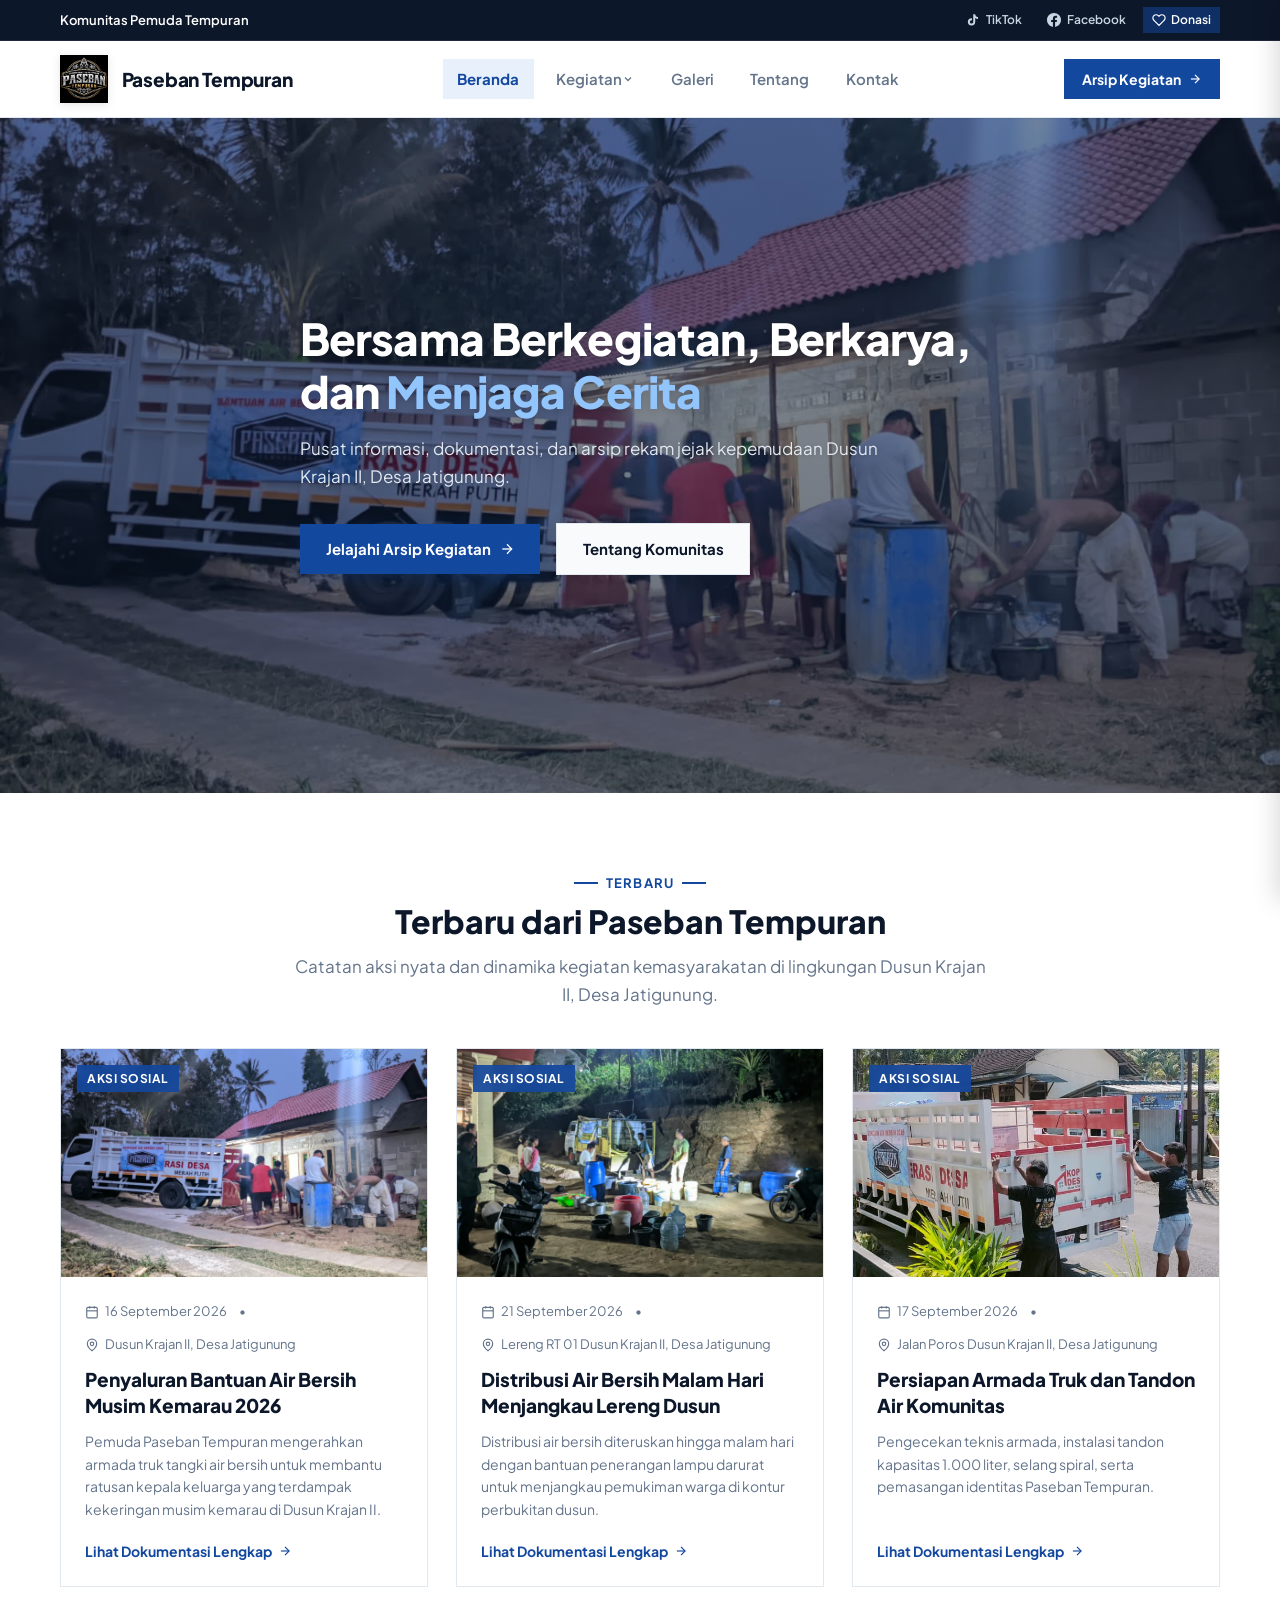
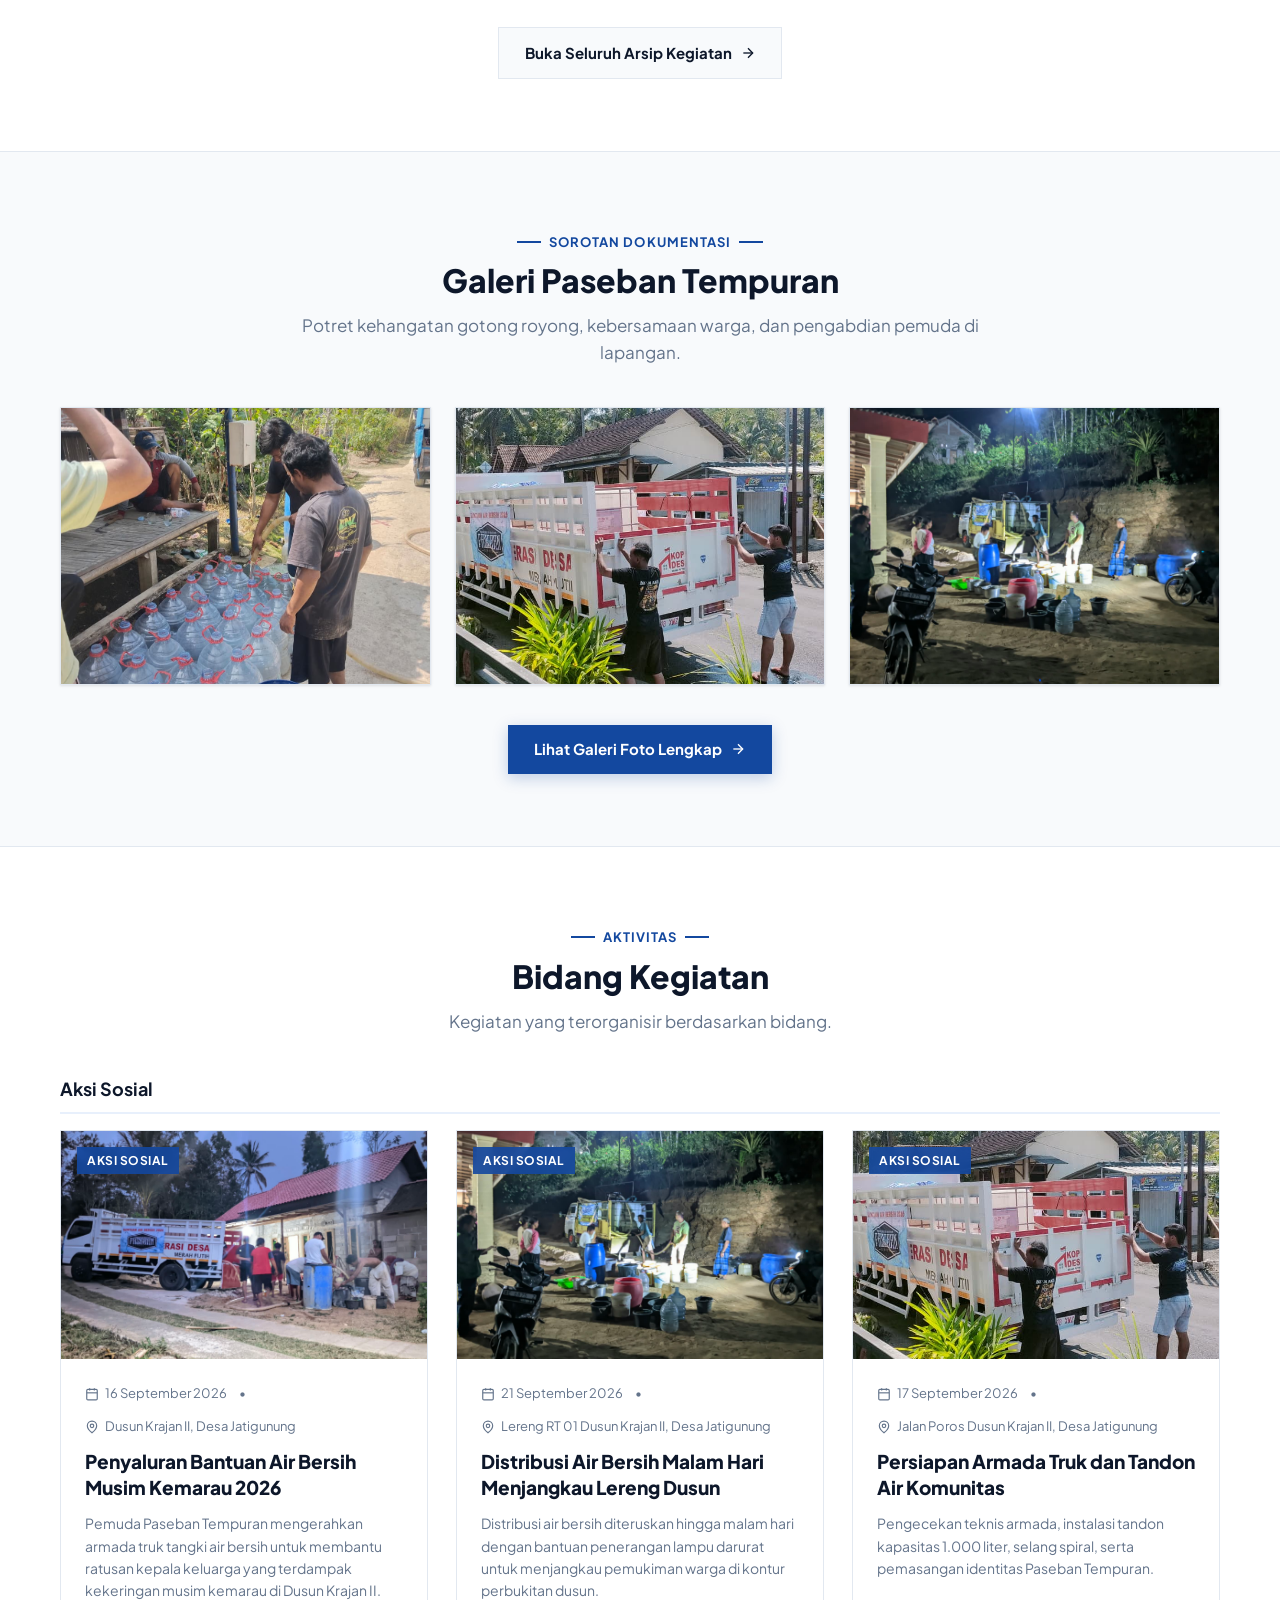
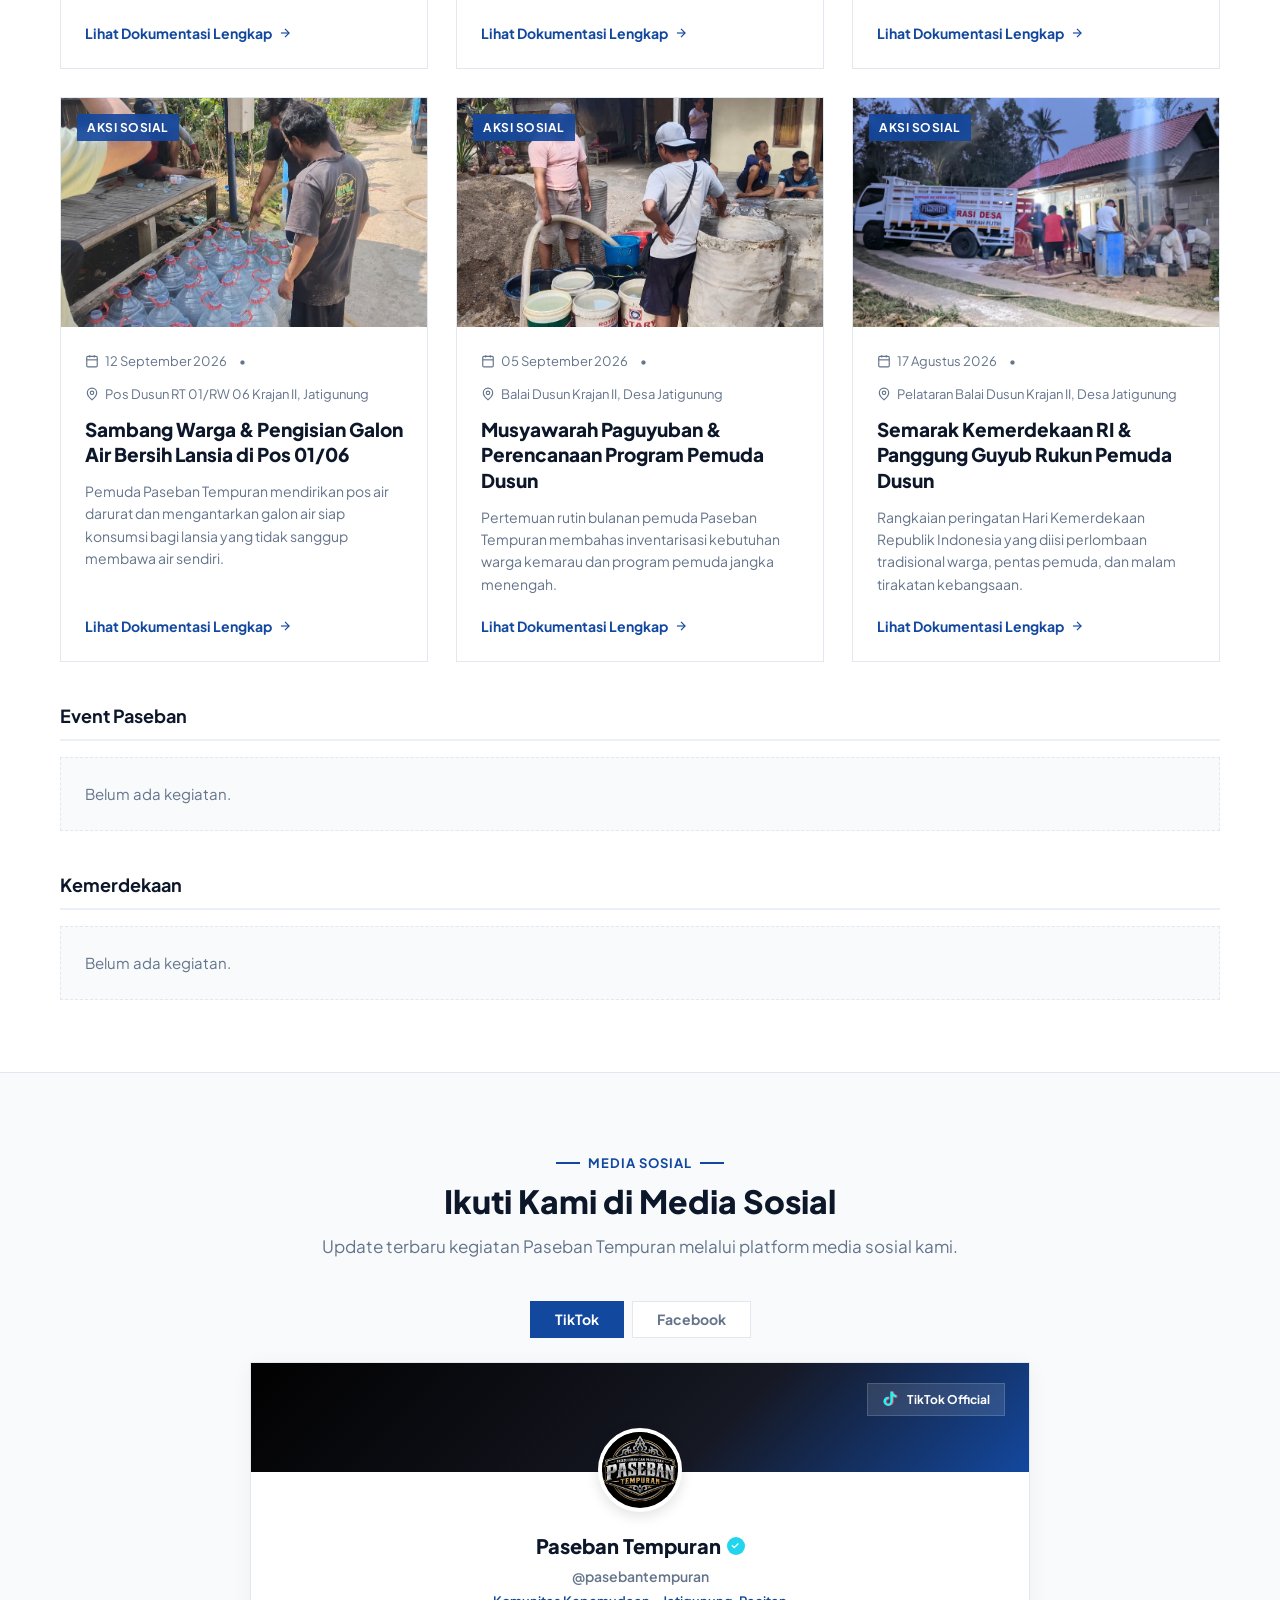
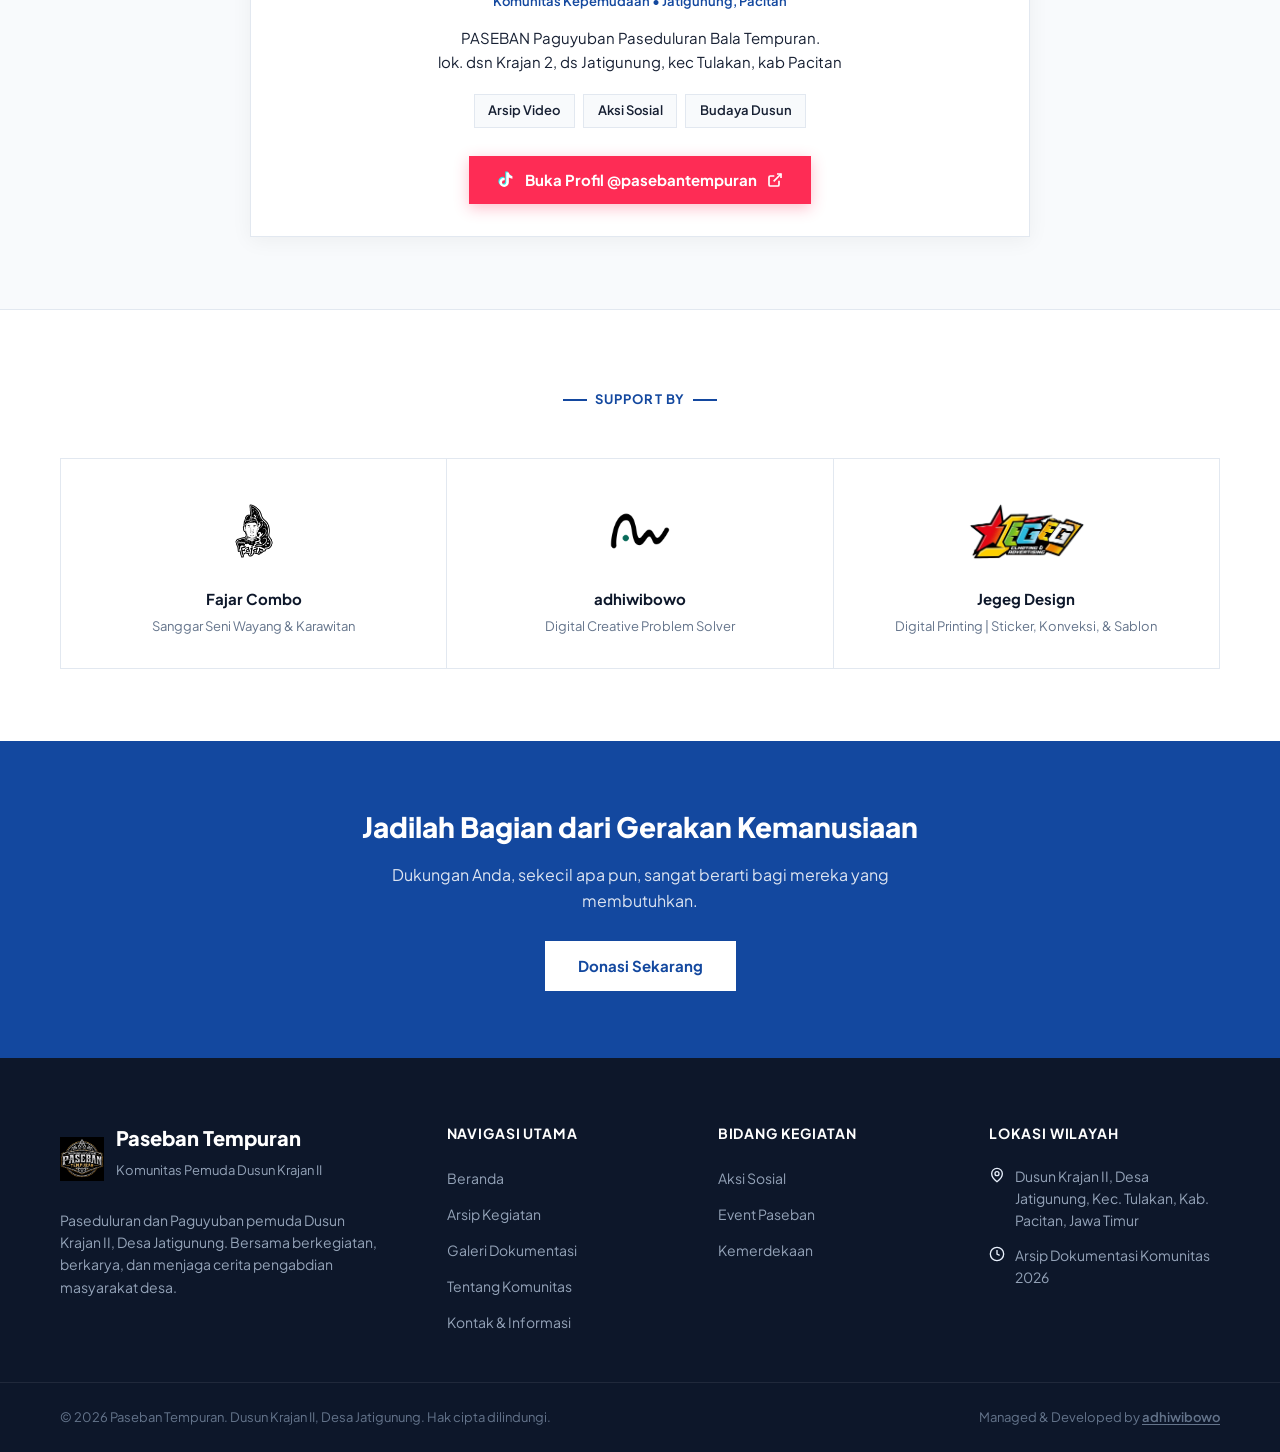
<file: index.html>
<!DOCTYPE html>
<html lang="id">
<head>
  <meta charset="UTF-8">
  <meta name="viewport" content="width=device-width, initial-scale=1.0">
  <title>Paseban Tempuran</title>
  <meta name="description" content="Website resmi dan pusat arsip dokumentasi kegiatan Komunitas Pemuda Paseban Tempuran, Dusun Krajan II, Desa Jatigunung. Bersama berkegiatan, berkarya, dan menjaga cerita.">
  <meta name="theme-color" content="#13489F">

  <!-- Open Graph Meta -->
  <meta property="og:title" content="Paseban Tempuran — Komunitas Pemuda Dusun Krajan II">
  <meta property="og:description" content="Bersama berkegiatan, berkarya, dan menjaga cerita. Arsip dokumentasi dan informasi kegiatan pemuda Dusun Krajan II, Desa Jatigunung.">
  <meta property="og:type" content="website">
  <meta property="og:image" content="img/icon/paseban_logo.webp">

  <!-- Favicon using official Paseban emblem -->
  <link rel="icon" href="img/icon/paseban_logo.webp" type="image/webp">

  <!-- Google Fonts -->
  <link rel="preconnect" href="https://fonts.googleapis.com">
  <link rel="preconnect" href="https://fonts.gstatic.com" crossorigin>
  <link href="https://fonts.googleapis.com/css2?family=Plus+Jakarta+Sans:ital,wght@0,400;0,500;0,600;0,700;0,800;1,400;1,600&display=swap" rel="stylesheet">

  <!-- Main Stylesheet -->
  <link rel="stylesheet" href="css/style.css">
</head>
<body>

  <!-- =========================================================================
       1. TOPBAR
       ========================================================================= -->
  <div class="topbar">
    <div class="container topbar-inner">
      <div class="topbar-left">
        <span class="topbar-item topbar-identity">Komunitas Pemuda Tempuran</span>
      </div>
      <div class="topbar-right">
        <a href="https://www.tiktok.com/@pasebantempuran" target="_blank" rel="noopener noreferrer" class="topbar-social-btn" aria-label="TikTok">
          <svg width="14" height="14" viewBox="0 0 24 24" fill="currentColor"><path d="M19.59 6.69a4.83 4.83 0 0 1-3.77-4.25V2h-3.45v13.67a2.89 2.89 0 0 1-2.88 2.5 2.89 2.89 0 0 1-2.89-2.89 2.89 2.89 0 0 1 2.89-2.89c.28 0 .54.04.79.1v-3.51a6.37 6.37 0 0 0-.79-.05A6.34 6.34 0 0 0 3.15 15a6.34 6.34 0 0 0 6.34 6.34 6.34 6.34 0 0 0 6.34-6.34V8.74a8.23 8.23 0 0 0 4.76 1.5v-3.4a4.85 4.85 0 0 1-1-.15z"/></svg>
          TikTok
        </a>
        <a href="https://web.facebook.com/profile.php?id=100080203155218&locale=id_ID" target="_blank" rel="noopener noreferrer" class="topbar-social-btn" aria-label="Facebook">
          <svg width="14" height="14" viewBox="0 0 24 24" fill="currentColor"><path d="M24 12.073c0-6.627-5.373-12-12-12s-12 5.373-12 12c0 5.99 4.388 10.954 10.125 11.854v-8.385H7.078v-3.47h3.047V9.43c0-3.007 1.792-4.669 4.533-4.669 1.312 0 2.686.235 2.686.235v2.953H15.83c-1.491 0-1.956.925-1.956 1.874v2.25h3.328l-.532 3.47h-2.796v8.385C19.612 23.027 24 18.062 24 12.073z"/></svg>
          Facebook
        </a>
        <a href="https://wa.me/6283845502773" target="_blank" rel="noopener noreferrer" class="topbar-social-btn topbar-donasi-btn" aria-label="Donasi">
          <svg width="14" height="14" viewBox="0 0 24 24" fill="none" stroke="currentColor" stroke-width="2"><path d="M20.84 4.61a5.5 5.5 0 0 0-7.78 0L12 5.67l-1.06-1.06a5.5 5.5 0 0 0-7.78 7.78l1.06 1.06L12 21.23l7.78-7.78 1.06-1.06a5.5 5.5 0 0 0 0-7.78z"/></svg>
          Donasi
        </a>
      </div>
    </div>
  </div>

  <!-- =========================================================================
       2. HEADER & NAVIGATION
       ========================================================================= -->
  <header class="site-header">
    <div class="container header-inner">
      <!-- Brand Logo Lockup -->
      <a href="index.html" class="brand-lockup" aria-label="Beranda Paseban Tempuran">
        <img src="img/icon/paseban_logo.webp" alt="Logo Paseban Tempuran" class="brand-logo-img" width="48" height="48">
        <div class="brand-info">
          <span class="brand-name">Paseban Tempuran</span>
        </div>
      </a>

      <!-- Desktop Navigation -->
      <nav class="desktop-nav" aria-label="Navigasi Utama">
        <a href="index.html" class="nav-link active">Beranda</a>
        <div class="nav-dropdown">
          <a href="kegiatan.html" class="nav-link nav-dropdown-trigger">
            Kegiatan
            <svg width="12" height="12" viewBox="0 0 24 24" fill="none" stroke="currentColor" stroke-width="2.5"><path d="m6 9 6 6 6-6"/></svg>
          </a>
          <div class="nav-dropdown-menu">
            <a href="kegiatan.html?category=sosial" class="nav-dropdown-item">Aksi Sosial</a>
            <a href="kegiatan.html?category=event" class="nav-dropdown-item">Event Paseban</a>
            <a href="kegiatan.html?category=kemerdekaan" class="nav-dropdown-item">Kemerdekaan</a>
          </div>
        </div>
        <a href="galeri.html" class="nav-link">Galeri</a>
        <a href="tentang.html" class="nav-link">Tentang</a>
        <a href="kontak.html" class="nav-link">Kontak</a>
      </nav>

      <!-- Header Actions -->
      <div class="header-actions">
        <a href="kegiatan.html" class="btn-header-cta">
          Arsip Kegiatan
          <svg width="14" height="14" viewBox="0 0 24 24" fill="none" stroke="currentColor" stroke-width="2">
            <path d="M5 12h14"/><path d="m12 5 7 7-7 7"/>
          </svg>
        </a>

        <!-- Mobile Menu Toggle Button -->
        <button type="button" id="mobile-toggle" class="btn-mobile-toggle" aria-label="Buka Menu Navigasi" aria-expanded="false">
          <svg width="22" height="22" viewBox="0 0 24 24" fill="none" stroke="currentColor" stroke-width="2">
            <line x1="4" x2="20" y1="6" y2="6"/>
            <line x1="4" x2="20" y1="12" y2="12"/>
            <line x1="4" x2="20" y1="18" y2="18"/>
          </svg>
        </button>
      </div>
    </div>
  </header>

  <!-- Mobile Drawer & Backdrop -->
  <div id="mobile-backdrop" class="mobile-backdrop"></div>
  <aside id="mobile-drawer" class="mobile-drawer" aria-label="Navigasi Mobile">
    <div class="mobile-drawer-header">
      <div class="mobile-drawer-brand">
        <img src="img/icon/paseban_logo.webp" alt="Paseban Logo" width="36" height="36">
        <div>
          <strong style="display:block; font-size:1rem; color:var(--color-dark);">Paseban Tempuran</strong>
          <span style="font-size:0.75rem; color:var(--color-muted);">Dusun Krajan II</span>
        </div>
      </div>
      <button type="button" id="mobile-close" class="mobile-drawer-close" aria-label="Tutup Menu">
        <svg width="20" height="20" viewBox="0 0 24 24" fill="none" stroke="currentColor" stroke-width="2">
          <line x1="18" x2="6" y1="6" y2="18"/>
          <line x1="6" x2="18" y1="6" y2="18"/>
        </svg>
      </button>
    </div>

    <nav class="mobile-nav-list">
      <a href="index.html" class="mobile-nav-link active">Beranda</a>
      <div class="mobile-nav-dropdown">
        <button type="button" class="mobile-nav-link mobile-dropdown-trigger" aria-expanded="false">
          Kegiatan
          <svg width="12" height="12" viewBox="0 0 24 24" fill="none" stroke="currentColor" stroke-width="2.5"><path d="m6 9 6 6 6-6"/></svg>
        </button>
        <div class="mobile-dropdown-menu">
          <a href="kegiatan.html?category=sosial" class="mobile-dropdown-item">Aksi Sosial</a>
          <a href="kegiatan.html?category=event" class="mobile-dropdown-item">Event Paseban</a>
          <a href="kegiatan.html?category=kemerdekaan" class="mobile-dropdown-item">Kemerdekaan</a>
        </div>
      </div>
      <a href="galeri.html" class="mobile-nav-link">Galeri</a>
      <a href="tentang.html" class="mobile-nav-link">Tentang</a>
      <a href="kontak.html" class="mobile-nav-link">Kontak</a>
    </nav>

    <div class="mobile-drawer-footer">
      <a href="kegiatan.html" class="btn-header-cta">
        Lihat Semua Kegiatan
      </a>
    </div>
  </aside>

  <main>
    <!-- =======================================================================
         3. HERO SECTION
         ======================================================================= -->
    <section class="hero-section">
      <!-- Background Slideshow -->
      <div class="hero-bg-slideshow" aria-hidden="true">
        <div class="hero-slide active" style="background-image: url('img/hero-landing/WhatsApp Image 2026-09-16 at 17.52.16.jpeg');"></div>
        <div class="hero-slide" style="background-image: url('img/hero-landing/WhatsApp Image 2026-09-17 at 12.53.25.jpeg');"></div>
        <div class="hero-slide" style="background-image: url('img/hero-landing/WhatsApp Image 2026-09-21 at 19.37.29.jpeg');"></div>
        <div class="hero-slide" style="background-image: url('img/hero-landing/WhatsApp Image 2026-09-12 at 14.22.51.jpeg');"></div>
        <div class="hero-slide" style="background-image: url('img/hero-landing/WhatsApp Image 2026-09-13 at 17.58.38.jpeg');"></div>
      </div>

      <!-- Overlay for text readability -->
      <div class="hero-overlay"></div>

      <!-- Hero Content -->
      <div class="container hero-content">
        <h1 class="hero-title">
          Bersama Berkegiatan, Berkarya, dan <span>Menjaga Cerita</span>
        </h1>
        <p class="hero-description">
          Pusat informasi, dokumentasi, dan arsip rekam jejak kepemudaan Dusun Krajan II, Desa Jatigunung.
        </p>

        <div class="hero-actions">
          <a href="kegiatan.html" class="btn-primary">
            Jelajahi Arsip Kegiatan
            <svg width="16" height="16" viewBox="0 0 24 24" fill="none" stroke="currentColor" stroke-width="2">
              <path d="M5 12h14"/><path d="m12 5 7 7-7 7"/>
            </svg>
          </a>
          <a href="tentang.html" class="btn-secondary">
            Tentang Komunitas
          </a>
        </div>
      </div>
    </section>

    <!-- =======================================================================
         4. RECENT ACTIVITIES SECTION
         ======================================================================= -->
    <section class="activities-section">
      <div class="container">
        <div class="section-header">
          <span class="section-eyebrow">
            <span class="eyebrow-line"></span>
            Terbaru
            <span class="eyebrow-line"></span>
          </span>
          <h2 class="section-title">Terbaru dari Paseban Tempuran</h2>
          <p class="section-subtitle">
            Catatan aksi nyata dan dinamika kegiatan kemasyarakatan di lingkungan Dusun Krajan II, Desa Jatigunung.
          </p>
        </div>

        <!-- Dynamic Container loaded via activities.js -->
        <div id="recent-activities-container" class="activities-grid">
          <!-- Fallback Cards in case JS is disabled -->
          <article class="activity-card">
            <a href="kegiatan-detail.html?id=bantuan-air-bersih-kemarau-2026" class="activity-thumb-wrapper" tabindex="-1">
              <img src="img/hero-landing/WhatsApp Image 2026-09-16 at 17.52.16.jpeg" alt="Penyaluran Bantuan Air Bersih Musim Kemarau 2026" loading="lazy">
              <span class="activity-category-badge">Aksi Sosial</span>
            </a>
            <div class="activity-body">
              <div class="activity-meta">
                <span class="activity-meta-item">16 September 2026</span>
                <span>•</span>
                <span class="activity-meta-item">Dusun Krajan II</span>
              </div>
              <h3 class="activity-title">
                <a href="kegiatan-detail.html?id=bantuan-air-bersih-kemarau-2026">Penyaluran Bantuan Air Bersih Musim Kemarau 2026</a>
              </h3>
              <p class="activity-excerpt">Pemuda Paseban Tempuran mengerahkan armada truk tangki air bersih untuk membantu warga yang terdampak kemarau.</p>
              <a href="kegiatan-detail.html?id=bantuan-air-bersih-kemarau-2026" class="activity-footer-link">
                Lihat Dokumentasi Lengkap
                <svg width="14" height="14" viewBox="0 0 24 24" fill="none" stroke="currentColor" stroke-width="2"><path d="M5 12h14"/><path d="m12 5 7 7-7 7"/></svg>
              </a>
            </div>
          </article>
        </div>

        <div style="text-align: center; margin-top: 2.5rem;">
          <a href="kegiatan.html" class="btn-secondary">
            Buka Seluruh Arsip Kegiatan
            <svg width="16" height="16" viewBox="0 0 24 24" fill="none" stroke="currentColor" stroke-width="2">
              <path d="M5 12h14"/><path d="m12 5 7 7-7 7"/>
            </svg>
          </a>
        </div>
      </div>
    </section>

    <!-- =======================================================================
         6. GALLERY PREVIEW SECTION
         ======================================================================= -->
    <section class="activities-section" style="background-color: var(--color-surface); border-top: 1px solid var(--color-border); border-bottom: 1px solid var(--color-border);">
      <div class="container">
        <div class="section-header">
          <span class="section-eyebrow">
            <span class="eyebrow-line"></span>
            Sorotan Dokumentasi
            <span class="eyebrow-line"></span>
          </span>
          <h2 class="section-title">Galeri Paseban Tempuran</h2>
          <p class="section-subtitle">
            Potret kehangatan gotong royong, kebersamaan warga, dan pengabdian pemuda di lapangan.
          </p>
        </div>

        <div class="gallery-page-grid">
          <!-- Photo 1 -->
          <div class="gallery-card">
            <img src="img/hero-landing/WhatsApp Image 2026-09-12 at 14.22.51.jpeg" alt="Pengisian galon air minum warga di pos dusun" loading="lazy">
            <div class="gallery-card-overlay">
              <p class="gallery-card-caption">Pengisian galon air minum warga di Pos RT 01/RW 06</p>
            </div>
          </div>

          <!-- Photo 2 -->
          <div class="gallery-card">
            <img src="img/hero-landing/WhatsApp Image 2026-09-17 at 12.53.25.jpeg" alt="Persiapan teknis armada truk dan tandon air" loading="lazy">
            <div class="gallery-card-overlay">
              <p class="gallery-card-caption">Persiapan armada truk dan tandon air bersih komunitas</p>
            </div>
          </div>

          <!-- Photo 3 -->
          <div class="gallery-card">
            <img src="img/hero-landing/WhatsApp Image 2026-09-21 at 19.37.29.jpeg" alt="Penyaluran air bersih malam hari menyapa warga" loading="lazy">
            <div class="gallery-card-overlay">
              <p class="gallery-card-caption">Distribusi air bersih malam hari di lereng Dusun Krajan II</p>
            </div>
          </div>
        </div>

        <div style="text-align: center; margin-top: 2.5rem;">
          <a href="galeri.html" class="btn-primary">
            Lihat Galeri Foto Lengkap
            <svg width="16" height="16" viewBox="0 0 24 24" fill="none" stroke="currentColor" stroke-width="2">
              <path d="M5 12h14"/><path d="m12 5 7 7-7 7"/>
            </svg>
          </a>
        </div>
      </div>
    </section>

    <!-- =======================================================================
         7. KEGIATAN BY CATEGORY
         ======================================================================= -->
    <section class="activities-section">
      <div class="container">
        <div class="section-header">
          <span class="section-eyebrow">
            <span class="eyebrow-line"></span>
            Aktivitas
            <span class="eyebrow-line"></span>
          </span>
          <h2 class="section-title">Bidang Kegiatan</h2>
          <p class="section-subtitle">
            Kegiatan yang terorganisir berdasarkan bidang.
          </p>
        </div>

        <div id="category-activities-container"></div>
      </div>
    </section>

    <!-- =======================================================================
         8. SOCIAL MEDIA SECTION
         ======================================================================= -->
    <section class="activities-section" style="background-color: var(--color-surface); border-top: 1px solid var(--color-border); border-bottom: 1px solid var(--color-border);">
      <div class="container">
        <div class="section-header">
          <span class="section-eyebrow">
            <span class="eyebrow-line"></span>
            Media Sosial
            <span class="eyebrow-line"></span>
          </span>
          <h2 class="section-title">Ikuti Kami di Media Sosial</h2>
          <p class="section-subtitle">
            Update terbaru kegiatan Paseban Tempuran melalui platform media sosial kami.
          </p>
        </div>

        <div class="social-switcher">
          <div class="social-switcher-buttons" role="tablist" aria-label="Pilih platform media sosial">
            <button type="button" class="social-switcher-btn active" role="tab" aria-selected="true" aria-controls="panel-tiktok" data-platform="tiktok">TikTok</button>
            <button type="button" class="social-switcher-btn" role="tab" aria-selected="false" aria-controls="panel-facebook" data-platform="facebook">Facebook</button>
          </div>

          <div class="social-panels">
            <div id="panel-tiktok" class="social-panel" role="tabpanel" aria-label="TikTok">
              <div class="tiktok-card">
                <div class="tiktok-card-banner">
                  <div class="tiktok-brand-badge">
                    <svg width="18" height="18" viewBox="0 0 24 24" fill="currentColor"><path d="M19.59 6.69a4.83 4.83 0 0 1-3.77-4.25V2h-3.45v13.67a2.89 2.89 0 0 1-2.88 2.5 2.89 2.89 0 0 1-2.89-2.89 2.89 2.89 0 0 1 2.89-2.89c.28 0 .54.04.79.1v-3.51a6.37 6.37 0 0 0-.79-.05A6.34 6.34 0 0 0 3.15 15a6.34 6.34 0 0 0 6.34 6.34 6.34 6.34 0 0 0 6.34-6.34V8.74a8.23 8.23 0 0 0 4.76 1.5v-3.4a4.85 4.85 0 0 1-1-.15z"/></svg>
                    <span>TikTok Official</span>
                  </div>
                </div>
                <div class="tiktok-card-body">
                  <div class="tiktok-avatar-wrapper">
                    <img src="img/icon/paseban_logo.webp" alt="Paseban Tempuran Logo" class="tiktok-avatar" width="88" height="88" loading="lazy">
                  </div>
                  <div class="tiktok-meta">
                    <div class="tiktok-name-row">
                      <h3 class="tiktok-name">Paseban Tempuran</h3>
                      <span class="tiktok-verified-badge" title="Akun Resmi">
                        <svg width="14" height="14" viewBox="0 0 24 24" fill="currentColor"><path d="m9 16.17 7.79-7.79-1.41-1.42L9 13.34l-3.38-3.38-1.41 1.41L9 16.17z"/></svg>
                      </span>
                    </div>
                    <p class="tiktok-handle">@pasebantempuran</p>
                    <p class="tiktok-category">Komunitas Kepemudaan • Jatigunung, Pacitan</p>
                  </div>
                  <p class="tiktok-bio">
                    PASEBAN Paguyuban Paseduluran Bala Tempuran.<br>lok. dsn Krajan 2, ds Jatigunung, kec Tulakan, kab Pacitan
                  </p>
                  <div class="tiktok-tags">
                    <span class="tiktok-tag">Arsip Video</span>
                    <span class="tiktok-tag">Aksi Sosial</span>
                    <span class="tiktok-tag">Budaya Dusun</span>
                  </div>
                  <div class="tiktok-actions">
                    <a href="https://www.tiktok.com/@pasebantempuran" target="_blank" rel="noopener noreferrer" class="tiktok-btn-primary">
                      <svg width="18" height="18" viewBox="0 0 24 24" fill="currentColor"><path d="M19.59 6.69a4.83 4.83 0 0 1-3.77-4.25V2h-3.45v13.67a2.89 2.89 0 0 1-2.88 2.5 2.89 2.89 0 0 1-2.89-2.89 2.89 2.89 0 0 1 2.89-2.89c.28 0 .54.04.79.1v-3.51a6.37 6.37 0 0 0-.79-.05A6.34 6.34 0 0 0 3.15 15a6.34 6.34 0 0 0 6.34 6.34 6.34 6.34 0 0 0 6.34-6.34V8.74a8.23 8.23 0 0 0 4.76 1.5v-3.4a4.85 4.85 0 0 1-1-.15z"/></svg>
                      Buka Profil @pasebantempuran
                      <svg width="16" height="16" viewBox="0 0 24 24" fill="none" stroke="currentColor" stroke-width="2.5"><path d="M18 13v6a2 2 0 0 1-2 2H5a2 2 0 0 1-2-2V8a2 2 0 0 1 2-2h6"/><polyline points="15 3 21 3 21 9"/><line x1="10" y1="14" x2="21" y2="3"/></svg>
                    </a>
                  </div>
                </div>
              </div>
            </div>

            <div id="panel-facebook" class="social-panel" role="tabpanel" aria-label="Facebook" hidden>
              <div class="tiktok-card fb-card">
                <div class="tiktok-card-banner fb-card-banner">
                  <div class="tiktok-brand-badge fb-brand-badge">
                    <svg width="18" height="18" viewBox="0 0 24 24" fill="currentColor"><path d="M24 12.073c0-6.627-5.373-12-12-12s-12 5.373-12 12c0 5.99 4.388 10.954 10.125 11.854v-8.385H7.078v-3.47h3.047V9.43c0-3.007 1.792-4.669 4.533-4.669 1.312 0 2.686.235 2.686.235v2.953H15.83c-1.491 0-1.956.925-1.956 1.874v2.25h3.328l-.532 3.47h-2.796v8.385C19.612 23.027 24 18.062 24 12.073z"/></svg>
                    <span>Facebook Official</span>
                  </div>
                </div>
                <div class="tiktok-card-body">
                  <div class="tiktok-avatar-wrapper">
                    <img src="img/icon/paseban_logo.webp" alt="Paseban Tempuran Logo" class="tiktok-avatar" width="88" height="88" loading="lazy">
                  </div>
                  <div class="tiktok-meta">
                    <div class="tiktok-name-row">
                      <h3 class="tiktok-name">Paseban Tempuran</h3>
                      <span class="tiktok-verified-badge fb-verified-badge" title="Akun Resmi">
                        <svg width="14" height="14" viewBox="0 0 24 24" fill="currentColor"><path d="m9 16.17 7.79-7.79-1.41-1.42L9 13.34l-3.38-3.38-1.41 1.41L9 16.17z"/></svg>
                      </span>
                    </div>
                    <p class="tiktok-handle">Paseban Tempuran</p>
                    <p class="tiktok-category">Komunitas Kepemudaan • Jatigunung, Pacitan</p>
                  </div>
                  <p class="tiktok-bio">
                    PASEBAN Paguyuban Paseduluran Bala Tempuran.<br>lok. dsn Krajan 2, ds Jatigunung, kec Tulakan, kab Pacitan
                  </p>
                  <div class="tiktok-tags">
                    <span class="tiktok-tag">Arsip Video</span>
                    <span class="tiktok-tag">Aksi Sosial</span>
                    <span class="tiktok-tag">Budaya Dusun</span>
                  </div>
                  <div class="tiktok-actions">
                    <a href="https://web.facebook.com/profile.php?id=100080203155218&amp;locale=id_ID" target="_blank" rel="noopener noreferrer" class="tiktok-btn-primary fb-btn-primary">
                      <svg width="18" height="18" viewBox="0 0 24 24" fill="currentColor"><path d="M24 12.073c0-6.627-5.373-12-12-12s-12 5.373-12 12c0 5.99 4.388 10.954 10.125 11.854v-8.385H7.078v-3.47h3.047V9.43c0-3.007 1.792-4.669 4.533-4.669 1.312 0 2.686.235 2.686.235v2.953H15.83c-1.491 0-1.956.925-1.956 1.874v2.25h3.328l-.532 3.47h-2.796v8.385C19.612 23.027 24 18.062 24 12.073z"/></svg>
                      Buka Halaman Facebook
                      <svg width="16" height="16" viewBox="0 0 24 24" fill="none" stroke="currentColor" stroke-width="2.5"><path d="M18 13v6a2 2 0 0 1-2 2H5a2 2 0 0 1-2-2V8a2 2 0 0 1 2-2h6"/><polyline points="15 3 21 3 21 9"/><line x1="10" y1="14" x2="21" y2="3"/></svg>
                    </a>
                  </div>
                </div>
              </div>
            </div>
          </div>
        </div>
      </div>
    </section>

    <!-- =======================================================================
         10. SUPPORT BY
         ======================================================================= -->
    <section class="activities-section">
      <div class="container">
        <div class="section-header">
          <span class="section-eyebrow">
            <span class="eyebrow-line"></span>
            Support by
            <span class="eyebrow-line"></span>
          </span>
        </div>

        <div class="support-grid">
          <div class="support-item">
            <div class="support-logo-area">
              <img src="img/mitra/fajar-combo.png" alt="Fajar Combo" class="support-logo">
            </div>
            <h4 class="support-name">Fajar Combo</h4>
            <p class="support-desc">Sanggar Seni Wayang & Karawitan</p>
          </div>

          <div class="support-item">
            <div class="support-logo-area">
              <img src="img/mitra/adhiwibowo_dcps.png" alt="adhiwibowo" class="support-logo">
            </div>
            <h4 class="support-name">adhiwibowo</h4>
            <p class="support-desc">Digital Creative Problem Solver</p>
          </div>

          <div class="support-item">
            <div class="support-logo-area">
              <img src="img/mitra/jegeg-design.webp" alt="Jegeg Design" class="support-logo">
            </div>
            <h4 class="support-name">Jegeg Design</h4>
            <p class="support-desc">Digital Printing | Sticker, Konveksi, &amp; Sablon</p>
          </div>
        </div>
      </div>
    </section>

    <!-- =======================================================================
         11. CTA DONASI
         ======================================================================= -->
    <section class="cta-donasi-section">
      <div class="container">
        <h2 class="cta-donasi-title">Jadilah Bagian dari Gerakan Kemanusiaan</h2>
        <p class="cta-donasi-desc">Dukungan Anda, sekecil apa pun, sangat berarti bagi mereka yang membutuhkan.</p>
        <a href="https://pmidkijakarta.or.id/donasi" target="_blank" rel="noopener noreferrer" class="cta-donasi-btn">Donasi Sekarang</a>
      </div>
    </section>

  <!-- =========================================================================
       9. FOOTER
       ========================================================================= -->
  <footer class="site-footer">
    <div class="footer-top">
      <div class="container footer-grid">
        <!-- Col 1: Identity -->
        <div>
          <div style="display: flex; align-items: center; gap: 0.75rem; margin-bottom: 0.75rem;">
            <img src="img/icon/paseban_logo.webp" alt="Logo Paseban Tempuran" width="44" height="44" style="border-radius: var(--radius-sm);">
            <div>
              <h3 class="footer-brand-title">Paseban Tempuran</h3>
              <p class="footer-brand-sub">Komunitas Pemuda Dusun Krajan II</p>
            </div>
          </div>
          <p class="footer-brand-desc">
            Paseduluran dan Paguyuban pemuda Dusun Krajan II, Desa Jatigunung. Bersama berkegiatan, berkarya, dan menjaga cerita pengabdian masyarakat desa.
          </p>
        </div>

        <!-- Col 2: Navigation Links -->
        <div>
          <h4 class="footer-heading">Navigasi Utama</h4>
          <ul class="footer-links-list">
            <li><a href="index.html">Beranda</a></li>
            <li><a href="kegiatan.html">Arsip Kegiatan</a></li>
            <li><a href="galeri.html">Galeri Dokumentasi</a></li>
            <li><a href="tentang.html">Tentang Komunitas</a></li>
            <li><a href="kontak.html">Kontak & Informasi</a></li>
          </ul>
        </div>

        <!-- Col 3: Activity Categories -->
        <div>
          <h4 class="footer-heading">Bidang Kegiatan</h4>
          <ul class="footer-links-list">
            <li><a href="kegiatan.html">Aksi Sosial</a></li>
            <li><a href="kegiatan.html">Event Paseban</a></li>
            <li><a href="kegiatan.html">Kemerdekaan</a></li>
          </ul>
        </div>

        <!-- Col 4: Location & Info -->
        <div>
          <h4 class="footer-heading">Lokasi Wilayah</h4>
          <div class="footer-contact-item">
            <svg width="16" height="16" viewBox="0 0 24 24" fill="none" stroke="currentColor" stroke-width="2">
              <path d="M20 10c0 6-8 12-8 12s-8-6-8-12a8 8 0 0 1 16 0Z"/>
              <circle cx="12" cy="10" r="3"/>
            </svg>
            <span>Dusun Krajan II, Desa Jatigunung, Kec. Tulakan, Kab. Pacitan, Jawa Timur</span>
          </div>
          <div class="footer-contact-item">
            <svg width="16" height="16" viewBox="0 0 24 24" fill="none" stroke="currentColor" stroke-width="2">
              <circle cx="12" cy="12" r="10"/>
              <path d="M12 6v6l4 2"/>
            </svg>
            <span>Arsip Dokumentasi Komunitas 2026</span>
          </div>
        </div>
      </div>
    </div>

    <!-- Bottom Bar -->
    <div class="footer-bottom">
      <div class="container footer-bottom-inner">
        <p>© 2026 Paseban Tempuran. Dusun Krajan II, Desa Jatigunung. Hak cipta dilindungi.</p>
        <p>Managed &amp; Developed by <a href="https://adhiwibowo.my.id" target="_blank" rel="noopener" class="footer-credit-link">adhiwibowo</a></p>
      </div>
    </div>
  </footer>

  <!-- Scripts -->
  <script src="data/activities.js"></script>
  <script src="js/main.js"></script>
  <script src="js/activities.js"></script>
</body>
</html>
</file>
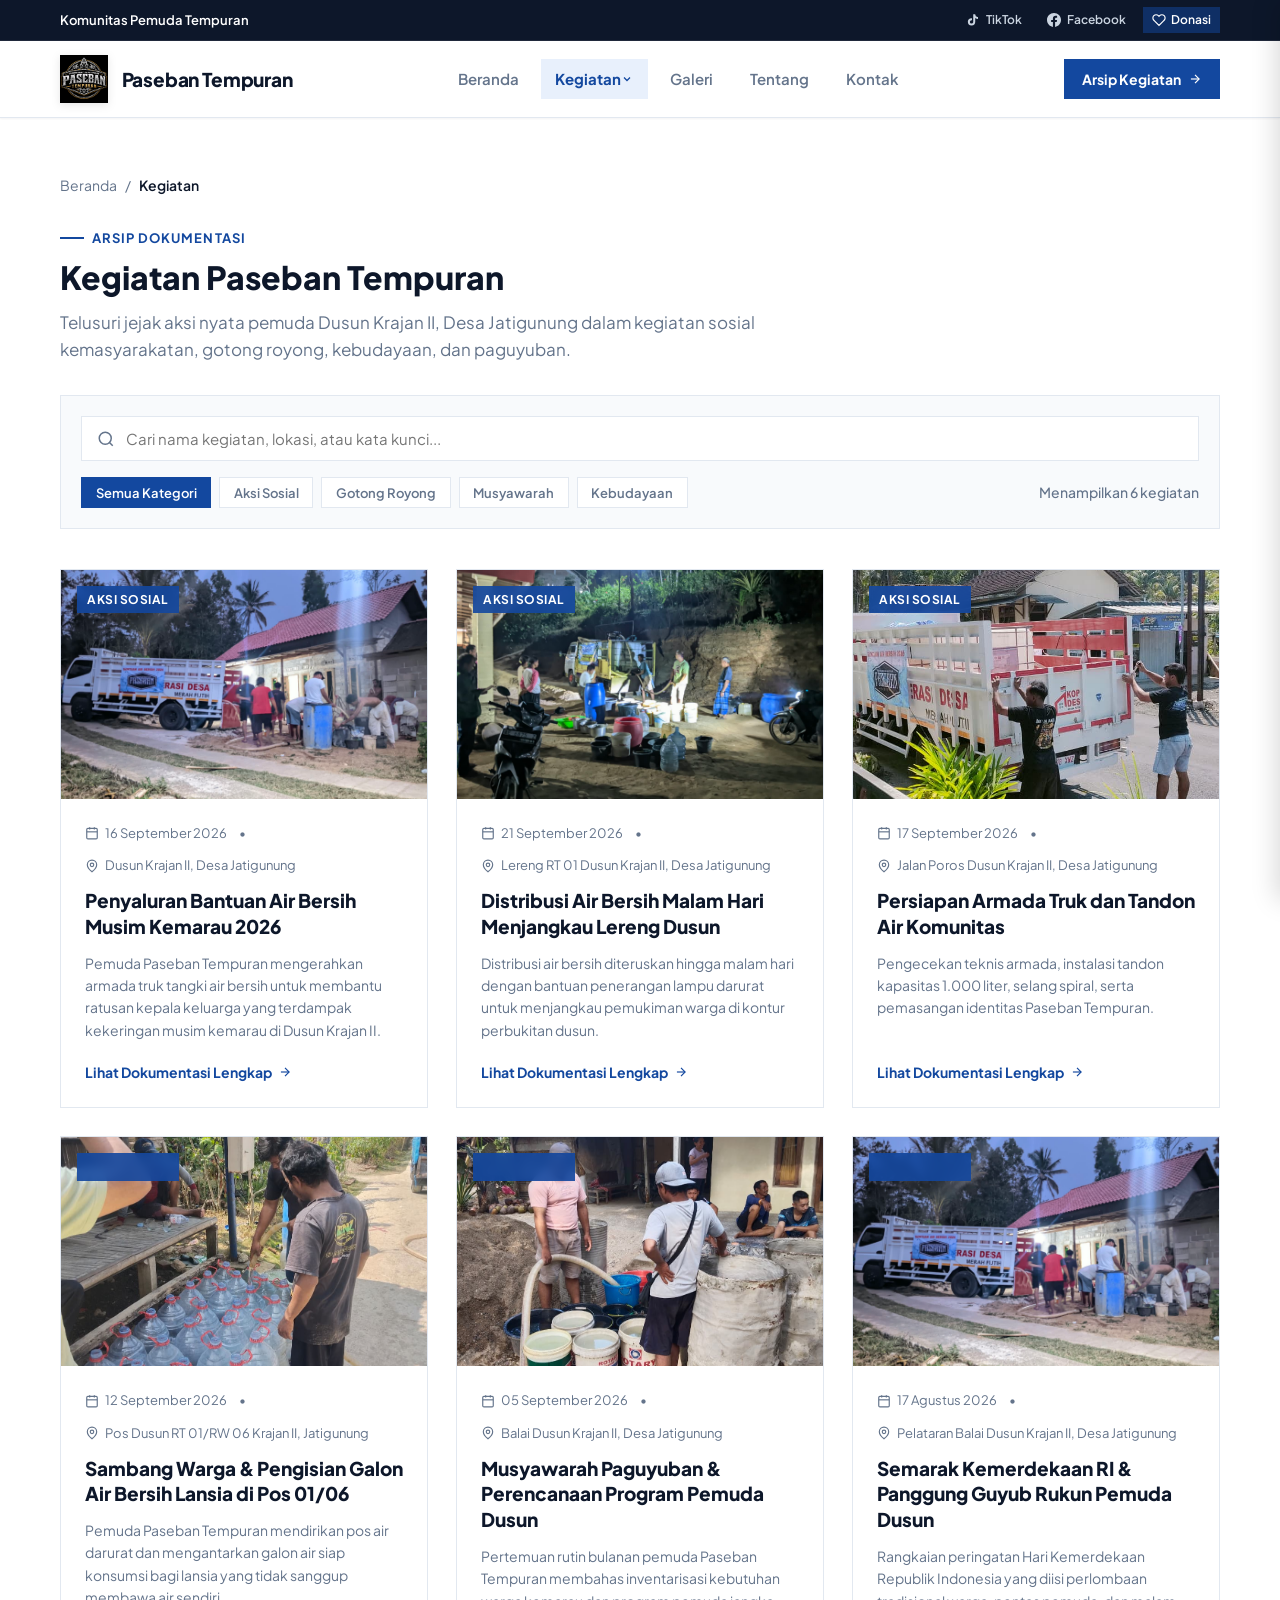
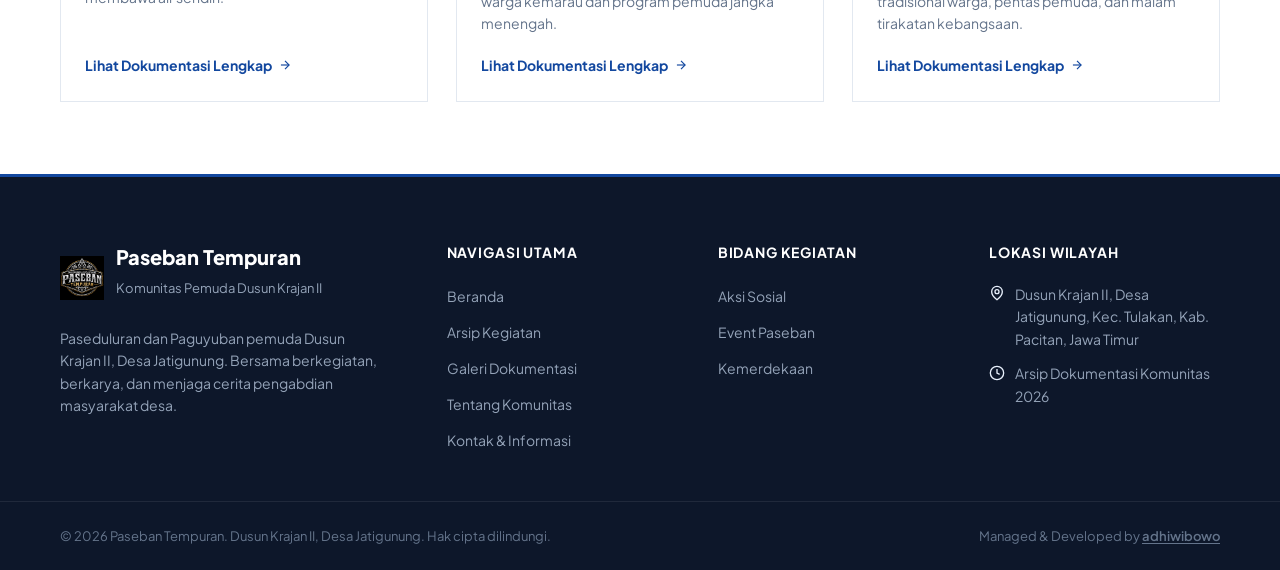
<file: kegiatan.html>
<!DOCTYPE html>
<html lang="id">
<head>
  <meta charset="UTF-8">
  <meta name="viewport" content="width=device-width, initial-scale=1.0">
  <title>Arsip Kegiatan — Paseban Tempuran</title>
  <meta name="description" content="Koleksi dan arsip dokumentasi kegiatan Komunitas Pemuda Paseban Tempuran Dusun Krajan II, Desa Jatigunung. Aksi sosial air bersih, gotong royong, dan kegiatan kemasyarakatan.">
  <meta name="theme-color" content="#13489F">

  <!-- Open Graph Meta -->
  <meta property="og:title" content="Arsip Kegiatan — Paseban Tempuran">
  <meta property="og:description" content="Arsip dokumentasi kegiatan dan aksi nyata pemuda Dusun Krajan II, Desa Jatigunung.">
  <meta property="og:type" content="website">
  <meta property="og:image" content="img/icon/paseban_logo.webp">

  <!-- Favicon -->
  <link rel="icon" href="img/icon/paseban_logo.webp" type="image/webp">

  <!-- Google Fonts -->
  <link rel="preconnect" href="https://fonts.googleapis.com">
  <link rel="preconnect" href="https://fonts.gstatic.com" crossorigin>
  <link href="https://fonts.googleapis.com/css2?family=Plus+Jakarta+Sans:ital,wght@0,400;0,500;0,600;0,700;0,800;1,400;1,600&display=swap" rel="stylesheet">

  <!-- Main Stylesheet -->
  <link rel="stylesheet" href="css/style.css">
</head>
<body>

  <!-- =========================================================================
       1. TOPBAR
       ========================================================================= -->
  <div class="topbar">
    <div class="container topbar-inner">
      <div class="topbar-left">
        <span class="topbar-item topbar-identity">Komunitas Pemuda Tempuran</span>
      </div>
      <div class="topbar-right">
        <a href="https://www.tiktok.com/@pasebantempuran" target="_blank" rel="noopener noreferrer" class="topbar-social-btn" aria-label="TikTok">
          <svg width="14" height="14" viewBox="0 0 24 24" fill="currentColor"><path d="M19.59 6.69a4.83 4.83 0 0 1-3.77-4.25V2h-3.45v13.67a2.89 2.89 0 0 1-2.88 2.5 2.89 2.89 0 0 1-2.89-2.89 2.89 2.89 0 0 1 2.89-2.89c.28 0 .54.04.79.1v-3.51a6.37 6.37 0 0 0-.79-.05A6.34 6.34 0 0 0 3.15 15a6.34 6.34 0 0 0 6.34 6.34 6.34 6.34 0 0 0 6.34-6.34V8.74a8.23 8.23 0 0 0 4.76 1.5v-3.4a4.85 4.85 0 0 1-1-.15z"/></svg>
          TikTok
        </a>
        <a href="https://web.facebook.com/profile.php?id=100080203155218&locale=id_ID" target="_blank" rel="noopener noreferrer" class="topbar-social-btn" aria-label="Facebook">
          <svg width="14" height="14" viewBox="0 0 24 24" fill="currentColor"><path d="M24 12.073c0-6.627-5.373-12-12-12s-12 5.373-12 12c0 5.99 4.388 10.954 10.125 11.854v-8.385H7.078v-3.47h3.047V9.43c0-3.007 1.792-4.669 4.533-4.669 1.312 0 2.686.235 2.686.235v2.953H15.83c-1.491 0-1.956.925-1.956 1.874v2.25h3.328l-.532 3.47h-2.796v8.385C19.612 23.027 24 18.062 24 12.073z"/></svg>
          Facebook
        </a>
        <a href="https://wa.me/6283845502773" target="_blank" rel="noopener noreferrer" class="topbar-social-btn topbar-donasi-btn" aria-label="Donasi">
          <svg width="14" height="14" viewBox="0 0 24 24" fill="none" stroke="currentColor" stroke-width="2"><path d="M20.84 4.61a5.5 5.5 0 0 0-7.78 0L12 5.67l-1.06-1.06a5.5 5.5 0 0 0-7.78 7.78l1.06 1.06L12 21.23l7.78-7.78 1.06-1.06a5.5 5.5 0 0 0 0-7.78z"/></svg>
          Donasi
        </a>
      </div>
    </div>
  </div>

  <!-- =========================================================================
       2. HEADER & NAVIGATION
       ========================================================================= -->
  <header class="site-header">
    <div class="container header-inner">
      <a href="index.html" class="brand-lockup" aria-label="Beranda Paseban Tempuran">
        <img src="img/icon/paseban_logo.webp" alt="Logo Paseban Tempuran" class="brand-logo-img" width="48" height="48">
        <div class="brand-info">
          <span class="brand-name">Paseban Tempuran</span>
        </div>
      </a>

      <nav class="desktop-nav" aria-label="Navigasi Utama">
        <a href="index.html" class="nav-link">Beranda</a>
        <div class="nav-dropdown">
          <a href="kegiatan.html" class="nav-link nav-dropdown-trigger active">
            Kegiatan
            <svg width="12" height="12" viewBox="0 0 24 24" fill="none" stroke="currentColor" stroke-width="2.5"><path d="m6 9 6 6 6-6"/></svg>
          </a>
          <div class="nav-dropdown-menu">
            <a href="kegiatan.html?category=sosial" class="nav-dropdown-item">Aksi Sosial</a>
            <a href="kegiatan.html?category=event" class="nav-dropdown-item">Event Paseban</a>
            <a href="kegiatan.html?category=kemerdekaan" class="nav-dropdown-item">Kemerdekaan</a>
          </div>
        </div>
        <a href="galeri.html" class="nav-link">Galeri</a>
        <a href="tentang.html" class="nav-link">Tentang</a>
        <a href="kontak.html" class="nav-link">Kontak</a>
      </nav>

      <div class="header-actions">
        <a href="kegiatan.html" class="btn-header-cta">
          Arsip Kegiatan
          <svg width="14" height="14" viewBox="0 0 24 24" fill="none" stroke="currentColor" stroke-width="2">
            <path d="M5 12h14"/><path d="m12 5 7 7-7 7"/>
          </svg>
        </a>

        <button type="button" id="mobile-toggle" class="btn-mobile-toggle" aria-label="Buka Menu Navigasi" aria-expanded="false">
          <svg width="22" height="22" viewBox="0 0 24 24" fill="none" stroke="currentColor" stroke-width="2">
            <line x1="4" x2="20" y1="6" y2="6"/>
            <line x1="4" x2="20" y1="12" y2="12"/>
            <line x1="4" x2="20" y1="18" y2="18"/>
          </svg>
        </button>
      </div>
    </div>
  </header>

  <!-- Mobile Drawer & Backdrop -->
  <div id="mobile-backdrop" class="mobile-backdrop"></div>
  <aside id="mobile-drawer" class="mobile-drawer" aria-label="Navigasi Mobile">
    <div class="mobile-drawer-header">
      <div class="mobile-drawer-brand">
        <img src="img/icon/paseban_logo.webp" alt="Paseban Logo" width="36" height="36">
        <div>
          <strong style="display:block; font-size:1rem; color:var(--color-dark);">Paseban Tempuran</strong>
          <span style="font-size:0.75rem; color:var(--color-muted);">Dusun Krajan II</span>
        </div>
      </div>
      <button type="button" id="mobile-close" class="mobile-drawer-close" aria-label="Tutup Menu">
        <svg width="20" height="20" viewBox="0 0 24 24" fill="none" stroke="currentColor" stroke-width="2">
          <line x1="18" x2="6" y1="6" y2="18"/>
          <line x1="6" x2="18" y1="6" y2="18"/>
        </svg>
      </button>
    </div>

    <nav class="mobile-nav-list">
      <a href="index.html" class="mobile-nav-link">Beranda</a>
      <div class="mobile-nav-dropdown">
        <button type="button" class="mobile-nav-link mobile-dropdown-trigger" aria-expanded="false">
          Kegiatan
          <svg width="12" height="12" viewBox="0 0 24 24" fill="none" stroke="currentColor" stroke-width="2.5"><path d="m6 9 6 6 6-6"/></svg>
        </button>
        <div class="mobile-dropdown-menu">
          <a href="kegiatan.html?category=sosial" class="mobile-dropdown-item">Aksi Sosial</a>
          <a href="kegiatan.html?category=event" class="mobile-dropdown-item">Event Paseban</a>
          <a href="kegiatan.html?category=kemerdekaan" class="mobile-dropdown-item">Kemerdekaan</a>
        </div>
      </div>
      <a href="galeri.html" class="mobile-nav-link">Galeri</a>
      <a href="tentang.html" class="mobile-nav-link">Tentang</a>
      <a href="kontak.html" class="mobile-nav-link">Kontak</a>
    </nav>

    <div class="mobile-drawer-footer">
      <a href="kegiatan.html" class="btn-header-cta">
        Lihat Semua Kegiatan
      </a>
    </div>
  </aside>

  <main class="activities-section" style="padding-top: 2rem;">
    <div class="container">
      <!-- Breadcrumb -->
      <nav class="page-breadcrumb" aria-label="Breadcrumb">
        <a href="index.html">Beranda</a>
        <span>/</span>
        <span style="color: var(--color-dark); font-weight: 600;">Kegiatan</span>
      </nav>

      <!-- Section Title -->
      <div class="section-header" style="text-align: left; margin-inline: 0; margin-bottom: 2rem;">
        <span class="section-eyebrow">
          <span class="eyebrow-line"></span>
          Arsip Dokumentasi
        </span>
        <h1 class="section-title">Kegiatan Paseban Tempuran</h1>
        <p class="section-subtitle">
          Telusuri jejak aksi nyata pemuda Dusun Krajan II, Desa Jatigunung dalam kegiatan sosial kemasyarakatan, gotong royong, kebudayaan, dan paguyuban.
        </p>
      </div>

      <!-- Filter Toolbar -->
      <div class="filter-toolbar">
        <div class="filter-search-box">
          <svg width="18" height="18" viewBox="0 0 24 24" fill="none" stroke="currentColor" stroke-width="2">
            <circle cx="11" cy="11" r="8"/>
            <line x1="21" y1="21" x2="16.65" y2="16.65"/>
          </svg>
          <input type="text" id="activity-search" class="filter-search-input" placeholder="Cari nama kegiatan, lokasi, atau kata kunci..." aria-label="Cari kegiatan">
        </div>

        <div class="filter-controls-row">
          <div class="category-pills" role="toolbar" aria-label="Filter kategori">
            <button type="button" class="category-pill active" data-category="all">Semua Kategori</button>
            <button type="button" class="category-pill" data-category="sosial">Aksi Sosial</button>
            <button type="button" class="category-pill" data-category="gotong-royong">Gotong Royong</button>
            <button type="button" class="category-pill" data-category="musyawarah">Musyawarah</button>
            <button type="button" class="category-pill" data-category="kebudayaan">Kebudayaan</button>
          </div>

          <span id="results-count" class="filter-results-info">Memuat kegiatan...</span>
        </div>
      </div>

      <!-- Activities Grid -->
      <div id="activities-archive-container" class="activities-grid">
        <!-- Loaded dynamically by js/activities.js -->
      </div>
    </div>
  </main>

  <!-- Footer -->
  <footer class="site-footer">
    <div class="footer-top">
      <div class="container footer-grid">
        <!-- Col 1: Identity -->
        <div>
          <div style="display: flex; align-items: center; gap: 0.75rem; margin-bottom: 0.75rem;">
            <img src="img/icon/paseban_logo.webp" alt="Logo Paseban Tempuran" width="44" height="44" style="border-radius: var(--radius-sm);">
            <div>
              <h3 class="footer-brand-title">Paseban Tempuran</h3>
              <p class="footer-brand-sub">Komunitas Pemuda Dusun Krajan II</p>
            </div>
          </div>
          <p class="footer-brand-desc">
            Paseduluran dan Paguyuban pemuda Dusun Krajan II, Desa Jatigunung. Bersama berkegiatan, berkarya, dan menjaga cerita pengabdian masyarakat desa.
          </p>
        </div>

        <!-- Col 2: Navigation Links -->
        <div>
          <h4 class="footer-heading">Navigasi Utama</h4>
          <ul class="footer-links-list">
            <li><a href="index.html">Beranda</a></li>
            <li><a href="kegiatan.html">Arsip Kegiatan</a></li>
            <li><a href="galeri.html">Galeri Dokumentasi</a></li>
            <li><a href="tentang.html">Tentang Komunitas</a></li>
            <li><a href="kontak.html">Kontak & Informasi</a></li>
          </ul>
        </div>

        <!-- Col 3: Activity Categories -->
        <div>
          <h4 class="footer-heading">Bidang Kegiatan</h4>
          <ul class="footer-links-list">
            <li><a href="kegiatan.html">Aksi Sosial</a></li>
            <li><a href="kegiatan.html">Event Paseban</a></li>
            <li><a href="kegiatan.html">Kemerdekaan</a></li>
          </ul>
        </div>

        <!-- Col 4: Location & Info -->
        <div>
          <h4 class="footer-heading">Lokasi Wilayah</h4>
          <div class="footer-contact-item">
            <svg width="16" height="16" viewBox="0 0 24 24" fill="none" stroke="currentColor" stroke-width="2">
              <path d="M20 10c0 6-8 12-8 12s-8-6-8-12a8 8 0 0 1 16 0Z"/>
              <circle cx="12" cy="10" r="3"/>
            </svg>
            <span>Dusun Krajan II, Desa Jatigunung, Kec. Tulakan, Kab. Pacitan, Jawa Timur</span>
          </div>
          <div class="footer-contact-item">
            <svg width="16" height="16" viewBox="0 0 24 24" fill="none" stroke="currentColor" stroke-width="2">
              <circle cx="12" cy="12" r="10"/>
              <path d="M12 6v6l4 2"/>
            </svg>
            <span>Arsip Dokumentasi Komunitas 2026</span>
          </div>
        </div>
      </div>
    </div>

    <div class="footer-bottom">
      <div class="container footer-bottom-inner">
        <p>&copy; 2026 Paseban Tempuran. Dusun Krajan II, Desa Jatigunung. Hak cipta dilindungi.</p>
        <p>Managed &amp; Developed by <a href="https://adhiwibowo.my.id" target="_blank" rel="noopener" class="footer-credit-link">adhiwibowo</a></p>
      </div>
    </div>
  </footer>

  <!-- Scripts -->
  <script src="data/activities.js"></script>
  <script src="js/main.js"></script>
  <script src="js/activities.js"></script>
</body>
</html>
</file>
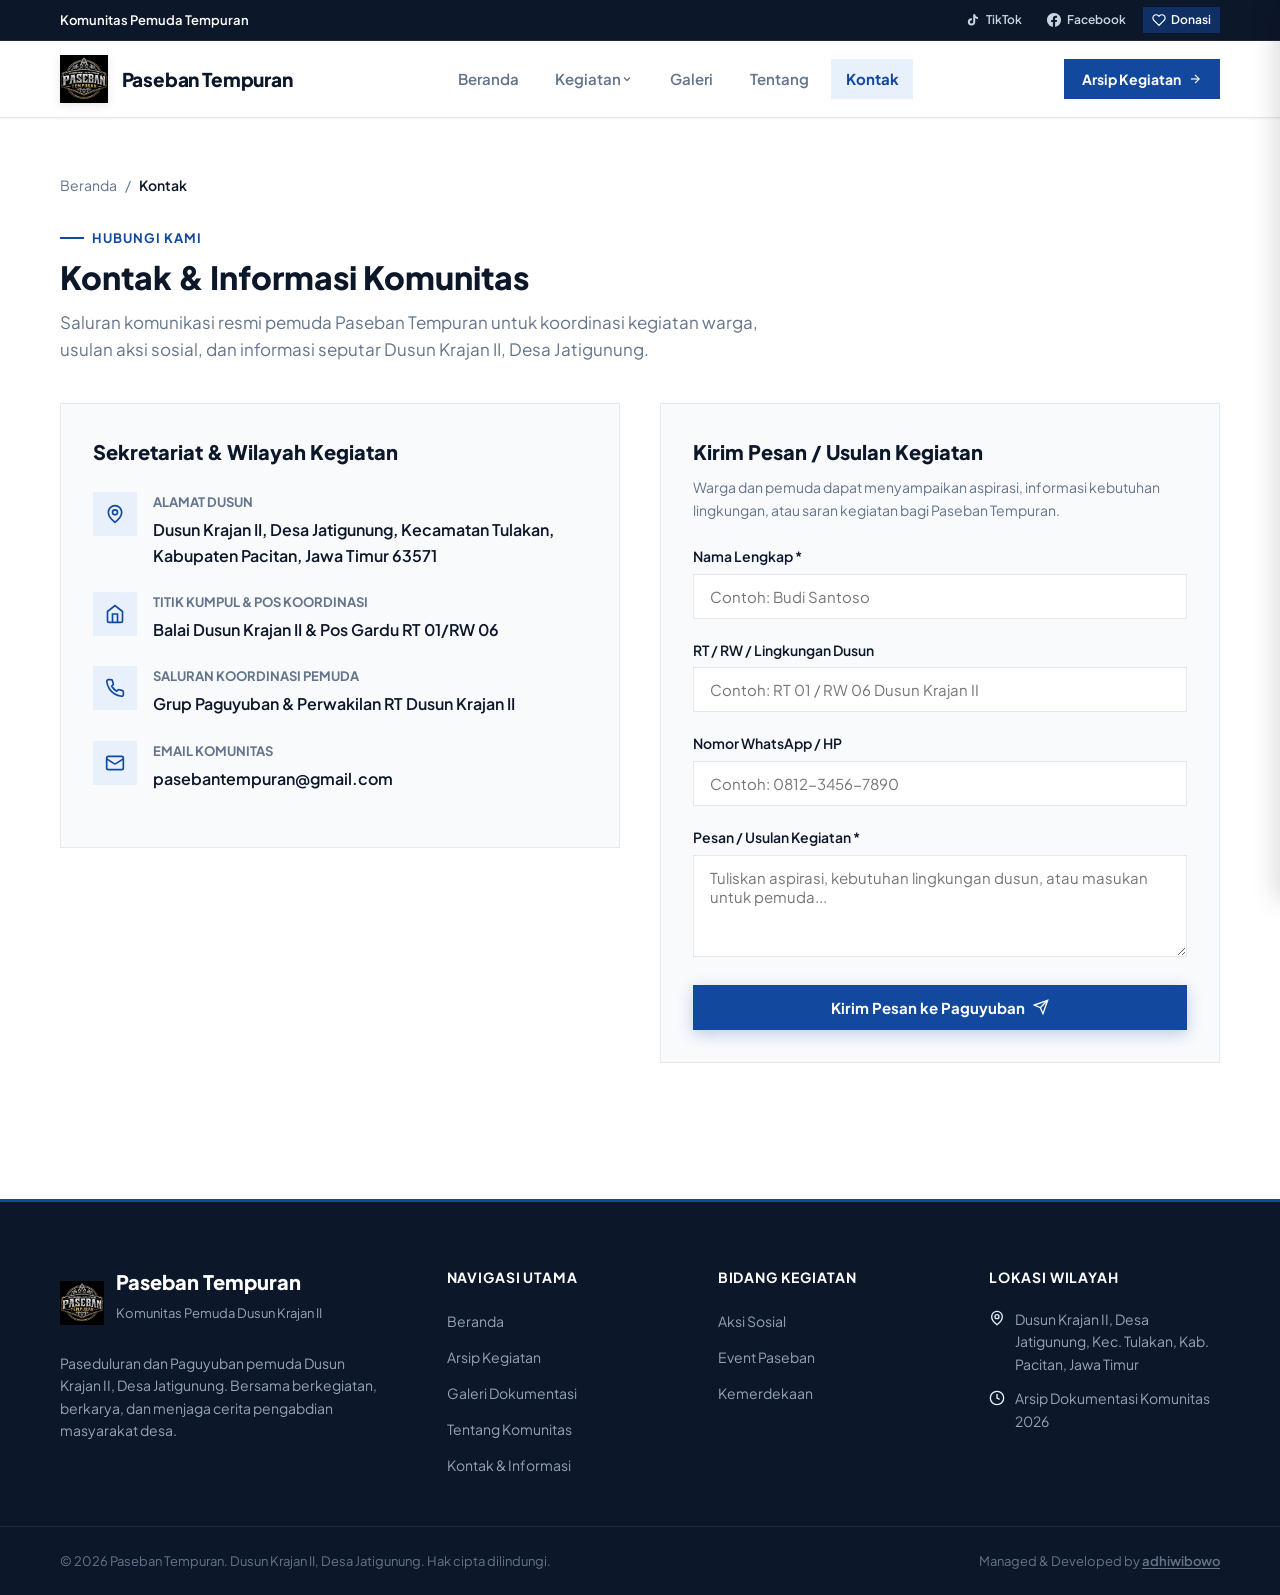
<file: kontak.html>
<!DOCTYPE html>
<html lang="id">
<head>
  <meta charset="UTF-8">
  <meta name="viewport" content="width=device-width, initial-scale=1.0">
  <title>Kontak & Informasi — Paseban Tempuran</title>
  <meta name="description" content="Informasi kontak, sekretariat, dan saluran koordinasi Komunitas Pemuda Paseban Tempuran, Dusun Krajan II, Desa Jatigunung, Kec. Tulakan, Kab. Pacitan.">
  <meta name="theme-color" content="#13489F">

  <!-- Open Graph Meta -->
  <meta property="og:title" content="Kontak & Informasi — Paseban Tempuran">
  <meta property="og:description" content="Saluran komunikasi pemuda Dusun Krajan II, Desa Jatigunung. Bersama berkegiatan, berkarya, dan menjaga cerita.">
  <meta property="og:type" content="website">
  <meta property="og:image" content="img/icon/paseban_logo.webp">

  <!-- Favicon -->
  <link rel="icon" href="img/icon/paseban_logo.webp" type="image/webp">

  <!-- Google Fonts -->
  <link rel="preconnect" href="https://fonts.googleapis.com">
  <link rel="preconnect" href="https://fonts.gstatic.com" crossorigin>
  <link href="https://fonts.googleapis.com/css2?family=Plus+Jakarta+Sans:ital,wght@0,400;0,500;0,600;0,700;0,800;1,400;1,600&display=swap" rel="stylesheet">

  <!-- Main Stylesheet -->
  <link rel="stylesheet" href="css/style.css">
</head>
<body>

  <!-- =========================================================================
       1. TOPBAR
       ========================================================================= -->
  <div class="topbar">
    <div class="container topbar-inner">
      <div class="topbar-left">
        <span class="topbar-item topbar-identity">Komunitas Pemuda Tempuran</span>
      </div>
      <div class="topbar-right">
        <a href="https://www.tiktok.com/@pasebantempuran" target="_blank" rel="noopener noreferrer" class="topbar-social-btn" aria-label="TikTok">
          <svg width="14" height="14" viewBox="0 0 24 24" fill="currentColor"><path d="M19.59 6.69a4.83 4.83 0 0 1-3.77-4.25V2h-3.45v13.67a2.89 2.89 0 0 1-2.88 2.5 2.89 2.89 0 0 1-2.89-2.89 2.89 2.89 0 0 1 2.89-2.89c.28 0 .54.04.79.1v-3.51a6.37 6.37 0 0 0-.79-.05A6.34 6.34 0 0 0 3.15 15a6.34 6.34 0 0 0 6.34 6.34 6.34 6.34 0 0 0 6.34-6.34V8.74a8.23 8.23 0 0 0 4.76 1.5v-3.4a4.85 4.85 0 0 1-1-.15z"/></svg>
          TikTok
        </a>
        <a href="https://web.facebook.com/profile.php?id=100080203155218&locale=id_ID" target="_blank" rel="noopener noreferrer" class="topbar-social-btn" aria-label="Facebook">
          <svg width="14" height="14" viewBox="0 0 24 24" fill="currentColor"><path d="M24 12.073c0-6.627-5.373-12-12-12s-12 5.373-12 12c0 5.99 4.388 10.954 10.125 11.854v-8.385H7.078v-3.47h3.047V9.43c0-3.007 1.792-4.669 4.533-4.669 1.312 0 2.686.235 2.686.235v2.953H15.83c-1.491 0-1.956.925-1.956 1.874v2.25h3.328l-.532 3.47h-2.796v8.385C19.612 23.027 24 18.062 24 12.073z"/></svg>
          Facebook
        </a>
        <a href="https://wa.me/6283845502773" target="_blank" rel="noopener noreferrer" class="topbar-social-btn topbar-donasi-btn" aria-label="Donasi">
          <svg width="14" height="14" viewBox="0 0 24 24" fill="none" stroke="currentColor" stroke-width="2"><path d="M20.84 4.61a5.5 5.5 0 0 0-7.78 0L12 5.67l-1.06-1.06a5.5 5.5 0 0 0-7.78 7.78l1.06 1.06L12 21.23l7.78-7.78 1.06-1.06a5.5 5.5 0 0 0 0-7.78z"/></svg>
          Donasi
        </a>
      </div>
    </div>
  </div>

  <!-- =========================================================================
       2. HEADER & NAVIGATION
       ========================================================================= -->
  <header class="site-header">
    <div class="container header-inner">
      <a href="index.html" class="brand-lockup" aria-label="Beranda Paseban Tempuran">
        <img src="img/icon/paseban_logo.webp" alt="Logo Paseban Tempuran" class="brand-logo-img" width="48" height="48">
        <div class="brand-info">
          <span class="brand-name">Paseban Tempuran</span>
        </div>
      </a>

      <nav class="desktop-nav" aria-label="Navigasi Utama">
        <a href="index.html" class="nav-link">Beranda</a>
        <div class="nav-dropdown">
          <a href="kegiatan.html" class="nav-link nav-dropdown-trigger">
            Kegiatan
            <svg width="12" height="12" viewBox="0 0 24 24" fill="none" stroke="currentColor" stroke-width="2.5"><path d="m6 9 6 6 6-6"/></svg>
          </a>
          <div class="nav-dropdown-menu">
            <a href="kegiatan.html?category=sosial" class="nav-dropdown-item">Aksi Sosial</a>
            <a href="kegiatan.html?category=event" class="nav-dropdown-item">Event Paseban</a>
            <a href="kegiatan.html?category=kemerdekaan" class="nav-dropdown-item">Kemerdekaan</a>
          </div>
        </div>
        <a href="galeri.html" class="nav-link">Galeri</a>
        <a href="tentang.html" class="nav-link">Tentang</a>
        <a href="kontak.html" class="nav-link active">Kontak</a>
      </nav>

      <div class="header-actions">
        <a href="kegiatan.html" class="btn-header-cta">
          Arsip Kegiatan
          <svg width="14" height="14" viewBox="0 0 24 24" fill="none" stroke="currentColor" stroke-width="2">
            <path d="M5 12h14"/><path d="m12 5 7 7-7 7"/>
          </svg>
        </a>

        <button type="button" id="mobile-toggle" class="btn-mobile-toggle" aria-label="Buka Menu Navigasi" aria-expanded="false">
          <svg width="22" height="22" viewBox="0 0 24 24" fill="none" stroke="currentColor" stroke-width="2">
            <line x1="4" x2="20" y1="6" y2="6"/>
            <line x1="4" x2="20" y1="12" y2="12"/>
            <line x1="4" x2="20" y1="18" y2="18"/>
          </svg>
        </button>
      </div>
    </div>
  </header>

  <!-- Mobile Drawer & Backdrop -->
  <div id="mobile-backdrop" class="mobile-backdrop"></div>
  <aside id="mobile-drawer" class="mobile-drawer" aria-label="Navigasi Mobile">
    <div class="mobile-drawer-header">
      <div class="mobile-drawer-brand">
        <img src="img/icon/paseban_logo.webp" alt="Paseban Logo" width="36" height="36">
        <div>
          <strong style="display:block; font-size:1rem; color:var(--color-dark);">Paseban Tempuran</strong>
          <span style="font-size:0.75rem; color:var(--color-muted);">Dusun Krajan II</span>
        </div>
      </div>
      <button type="button" id="mobile-close" class="mobile-drawer-close" aria-label="Tutup Menu">
        <svg width="20" height="20" viewBox="0 0 24 24" fill="none" stroke="currentColor" stroke-width="2">
          <line x1="18" x2="6" y1="6" y2="18"/>
          <line x1="6" x2="18" y1="6" y2="18"/>
        </svg>
      </button>
    </div>

    <nav class="mobile-nav-list">
      <a href="index.html" class="mobile-nav-link">Beranda</a>
      <div class="mobile-nav-dropdown">
        <button type="button" class="mobile-nav-link mobile-dropdown-trigger" aria-expanded="false">
          Kegiatan
          <svg width="12" height="12" viewBox="0 0 24 24" fill="none" stroke="currentColor" stroke-width="2.5"><path d="m6 9 6 6 6-6"/></svg>
        </button>
        <div class="mobile-dropdown-menu">
          <a href="kegiatan.html?category=sosial" class="mobile-dropdown-item">Aksi Sosial</a>
          <a href="kegiatan.html?category=event" class="mobile-dropdown-item">Event Paseban</a>
          <a href="kegiatan.html?category=kemerdekaan" class="mobile-dropdown-item">Kemerdekaan</a>
        </div>
      </div>
      <a href="galeri.html" class="mobile-nav-link">Galeri</a>
      <a href="tentang.html" class="mobile-nav-link">Tentang</a>
      <a href="kontak.html" class="mobile-nav-link active">Kontak</a>
    </nav>

    <div class="mobile-drawer-footer">
      <a href="kegiatan.html" class="btn-header-cta">
        Lihat Semua Kegiatan
      </a>
    </div>
  </aside>

  <main style="padding-block: 2rem 4.5rem;">
    <div class="container">
      <!-- Breadcrumb -->
      <nav class="page-breadcrumb" aria-label="Breadcrumb">
        <a href="index.html">Beranda</a>
        <span>/</span>
        <span style="color: var(--color-dark); font-weight: 600;">Kontak</span>
      </nav>

      <!-- Section Title -->
      <div class="section-header" style="text-align: left; margin-inline: 0; margin-bottom: 2.5rem;">
        <span class="section-eyebrow">
          <span class="eyebrow-line"></span>
          Hubungi Kami
        </span>
        <h1 class="section-title">Kontak & Informasi Komunitas</h1>
        <p class="section-subtitle">
          Saluran komunikasi resmi pemuda Paseban Tempuran untuk koordinasi kegiatan warga, usulan aksi sosial, dan informasi seputar Dusun Krajan II, Desa Jatigunung.
        </p>
      </div>

      <!-- Contact Grid -->
      <div class="contact-grid">
        <!-- Col 1: Direct Information -->
        <div>
          <div class="contact-card">
            <h2 style="font-size: 1.25rem; font-weight: 800; color: var(--color-dark); margin-bottom: 1.5rem;">
              Sekretariat & Wilayah Kegiatan
            </h2>

            <!-- Address -->
            <div class="contact-item">
              <div class="contact-icon-box">
                <svg width="20" height="20" viewBox="0 0 24 24" fill="none" stroke="currentColor" stroke-width="2">
                  <path d="M20 10c0 6-8 12-8 12s-8-6-8-12a8 8 0 0 1 16 0Z"/>
                  <circle cx="12" cy="10" r="3"/>
                </svg>
              </div>
              <div>
                <p class="contact-item-title">Alamat Dusun</p>
                <p class="contact-item-value">Dusun Krajan II, Desa Jatigunung, Kecamatan Tulakan, Kabupaten Pacitan, Jawa Timur 63571</p>
              </div>
            </div>

            <!-- Pos Kegiatan -->
            <div class="contact-item">
              <div class="contact-icon-box">
                <svg width="20" height="20" viewBox="0 0 24 24" fill="none" stroke="currentColor" stroke-width="2">
                  <path d="m3 9 9-7 9 7v11a2 2 0 0 1-2 2H5a2 2 0 0 1-2-2z"/>
                  <polyline points="9 22 9 12 15 12 15 22"/>
                </svg>
              </div>
              <div>
                <p class="contact-item-title">Titik Kumpul & Pos Koordinasi</p>
                <p class="contact-item-value">Balai Dusun Krajan II & Pos Gardu RT 01/RW 06</p>
              </div>
            </div>

            <!-- WhatsApp -->
            <div class="contact-item">
              <div class="contact-icon-box">
                <svg width="20" height="20" viewBox="0 0 24 24" fill="none" stroke="currentColor" stroke-width="2">
                  <path d="M22 16.92v3a2 2 0 0 1-2.18 2 19.79 19.79 0 0 1-8.63-3.07 19.5 19.5 0 0 1-6-6 19.79 19.79 0 0 1-3.07-8.67A2 2 0 0 1 4.11 2h3a2 2 0 0 1 2 1.72 12.84 12.84 0 0 0 .7 2.81 2 2 0 0 1-.45 2.11L8.09 9.91a16 16 0 0 0 6 6l1.27-1.27a2 2 0 0 1 2.11-.45 12.84 12.84 0 0 0 2.81.7A2 2 0 0 1 22 16.92z"/>
                </svg>
              </div>
              <div>
                <p class="contact-item-title">Saluran Koordinasi Pemuda</p>
                <p class="contact-item-value">Grup Paguyuban & Perwakilan RT Dusun Krajan II</p>
              </div>
            </div>

            <!-- Email -->
            <div class="contact-item">
              <div class="contact-icon-box">
                <svg width="20" height="20" viewBox="0 0 24 24" fill="none" stroke="currentColor" stroke-width="2">
                  <rect width="20" height="16" x="2" y="4" rx="2"/>
                  <path d="m22 7-8.97 5.7a1.94 1.94 0 0 1-2.06 0L2 7"/>
                </svg>
              </div>
              <div>
                <p class="contact-item-title">Email Komunitas</p>
                <p class="contact-item-value">pasebantempuran@gmail.com</p>
              </div>
            </div>
          </div>
        </div>

        <!-- Col 2: Message Form -->
        <div>
          <div class="contact-card">
            <h2 style="font-size: 1.25rem; font-weight: 800; color: var(--color-dark); margin-bottom: 0.5rem;">
              Kirim Pesan / Usulan Kegiatan
            </h2>
            <p style="font-size: 0.875rem; color: var(--color-muted); margin-bottom: 1.5rem;">
              Warga dan pemuda dapat menyampaikan aspirasi, informasi kebutuhan lingkungan, atau saran kegiatan bagi Paseban Tempuran.
            </p>

            <!-- Feedback Alert -->
            <div id="form-feedback" style="display: none; padding: 1rem; background-color: var(--color-success-bg); border: 1px solid var(--color-success); border-radius: var(--radius-md); color: var(--color-success); font-size: 0.875rem; font-weight: 600; margin-bottom: 1.25rem;">
              Terima kasih! Pesan dan aspirasi Anda telah dicatat oleh perwakilan pemuda Paseban Tempuran.
            </div>

            <form id="community-contact-form" class="contact-form">
              <div class="form-group">
                <label for="nama" class="form-label">Nama Lengkap *</label>
                <input type="text" id="nama" name="nama" class="form-control" placeholder="Contoh: Budi Santoso" required>
              </div>

              <div class="form-group">
                <label for="lingkungan" class="form-label">RT / RW / Lingkungan Dusun</label>
                <input type="text" id="lingkungan" name="lingkungan" class="form-control" placeholder="Contoh: RT 01 / RW 06 Dusun Krajan II">
              </div>

              <div class="form-group">
                <label for="kontak" class="form-label">Nomor WhatsApp / HP</label>
                <input type="tel" id="kontak" name="kontak" class="form-control" placeholder="Contoh: 0812-3456-7890">
              </div>

              <div class="form-group">
                <label for="pesan" class="form-label">Pesan / Usulan Kegiatan *</label>
                <textarea id="pesan" name="pesan" class="form-control" rows="4" placeholder="Tuliskan aspirasi, kebutuhan lingkungan dusun, atau masukan untuk pemuda..." required></textarea>
              </div>

              <button type="submit" class="btn-primary" style="justify-content: center; width: 100%; margin-top: 0.5rem;">
                Kirim Pesan ke Paguyuban
                <svg width="16" height="16" viewBox="0 0 24 24" fill="none" stroke="currentColor" stroke-width="2">
                  <line x1="22" y1="2" x2="11" y2="13"/>
                  <polygon points="22 2 15 22 11 13 2 9 22 2"/>
                </svg>
              </button>
            </form>
          </div>
        </div>
      </div>
    </div>
  </main>

  <!-- Footer -->
  <footer class="site-footer">
    <div class="footer-top">
      <div class="container footer-grid">
        <!-- Col 1: Identity -->
        <div>
          <div style="display: flex; align-items: center; gap: 0.75rem; margin-bottom: 0.75rem;">
            <img src="img/icon/paseban_logo.webp" alt="Logo Paseban Tempuran" width="44" height="44" style="border-radius: var(--radius-sm);">
            <div>
              <h3 class="footer-brand-title">Paseban Tempuran</h3>
              <p class="footer-brand-sub">Komunitas Pemuda Dusun Krajan II</p>
            </div>
          </div>
          <p class="footer-brand-desc">
            Paseduluran dan Paguyuban pemuda Dusun Krajan II, Desa Jatigunung. Bersama berkegiatan, berkarya, dan menjaga cerita pengabdian masyarakat desa.
          </p>
        </div>

        <!-- Col 2: Navigation Links -->
        <div>
          <h4 class="footer-heading">Navigasi Utama</h4>
          <ul class="footer-links-list">
            <li><a href="index.html">Beranda</a></li>
            <li><a href="kegiatan.html">Arsip Kegiatan</a></li>
            <li><a href="galeri.html">Galeri Dokumentasi</a></li>
            <li><a href="tentang.html">Tentang Komunitas</a></li>
            <li><a href="kontak.html">Kontak & Informasi</a></li>
          </ul>
        </div>

        <!-- Col 3: Activity Categories -->
        <div>
          <h4 class="footer-heading">Bidang Kegiatan</h4>
          <ul class="footer-links-list">
            <li><a href="kegiatan.html">Aksi Sosial</a></li>
            <li><a href="kegiatan.html">Event Paseban</a></li>
            <li><a href="kegiatan.html">Kemerdekaan</a></li>
          </ul>
        </div>

        <!-- Col 4: Location & Info -->
        <div>
          <h4 class="footer-heading">Lokasi Wilayah</h4>
          <div class="footer-contact-item">
            <svg width="16" height="16" viewBox="0 0 24 24" fill="none" stroke="currentColor" stroke-width="2">
              <path d="M20 10c0 6-8 12-8 12s-8-6-8-12a8 8 0 0 1 16 0Z"/>
              <circle cx="12" cy="10" r="3"/>
            </svg>
            <span>Dusun Krajan II, Desa Jatigunung, Kec. Tulakan, Kab. Pacitan, Jawa Timur</span>
          </div>
          <div class="footer-contact-item">
            <svg width="16" height="16" viewBox="0 0 24 24" fill="none" stroke="currentColor" stroke-width="2">
              <circle cx="12" cy="12" r="10"/>
              <path d="M12 6v6l4 2"/>
            </svg>
            <span>Arsip Dokumentasi Komunitas 2026</span>
          </div>
        </div>
      </div>
    </div>

    <div class="footer-bottom">
      <div class="container footer-bottom-inner">
        <p>&copy; 2026 Paseban Tempuran. Dusun Krajan II, Desa Jatigunung. Hak cipta dilindungi.</p>
        <p>Managed &amp; Developed by <a href="https://adhiwibowo.my.id" target="_blank" rel="noopener" class="footer-credit-link">adhiwibowo</a></p>
      </div>
    </div>
  </footer>

  <!-- Scripts -->
  <script src="js/main.js"></script>
</body>
</html>
</file>
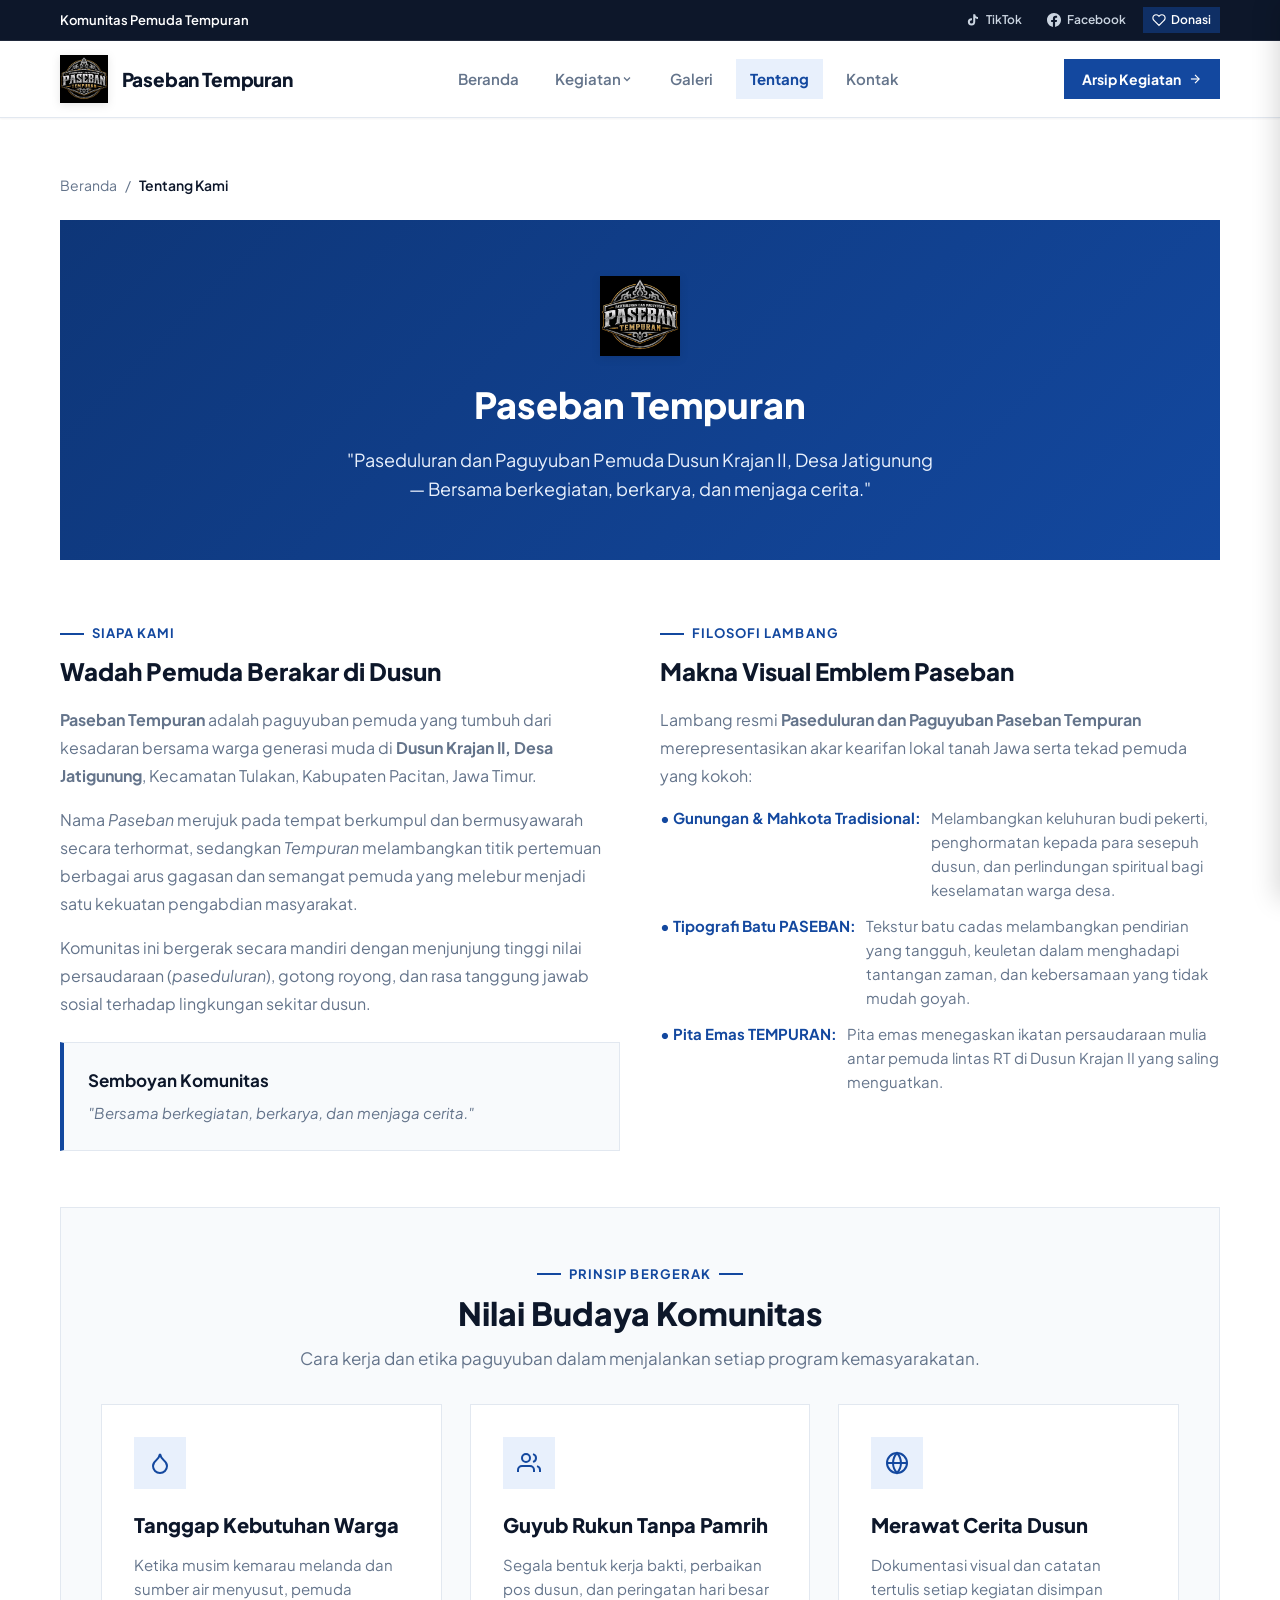
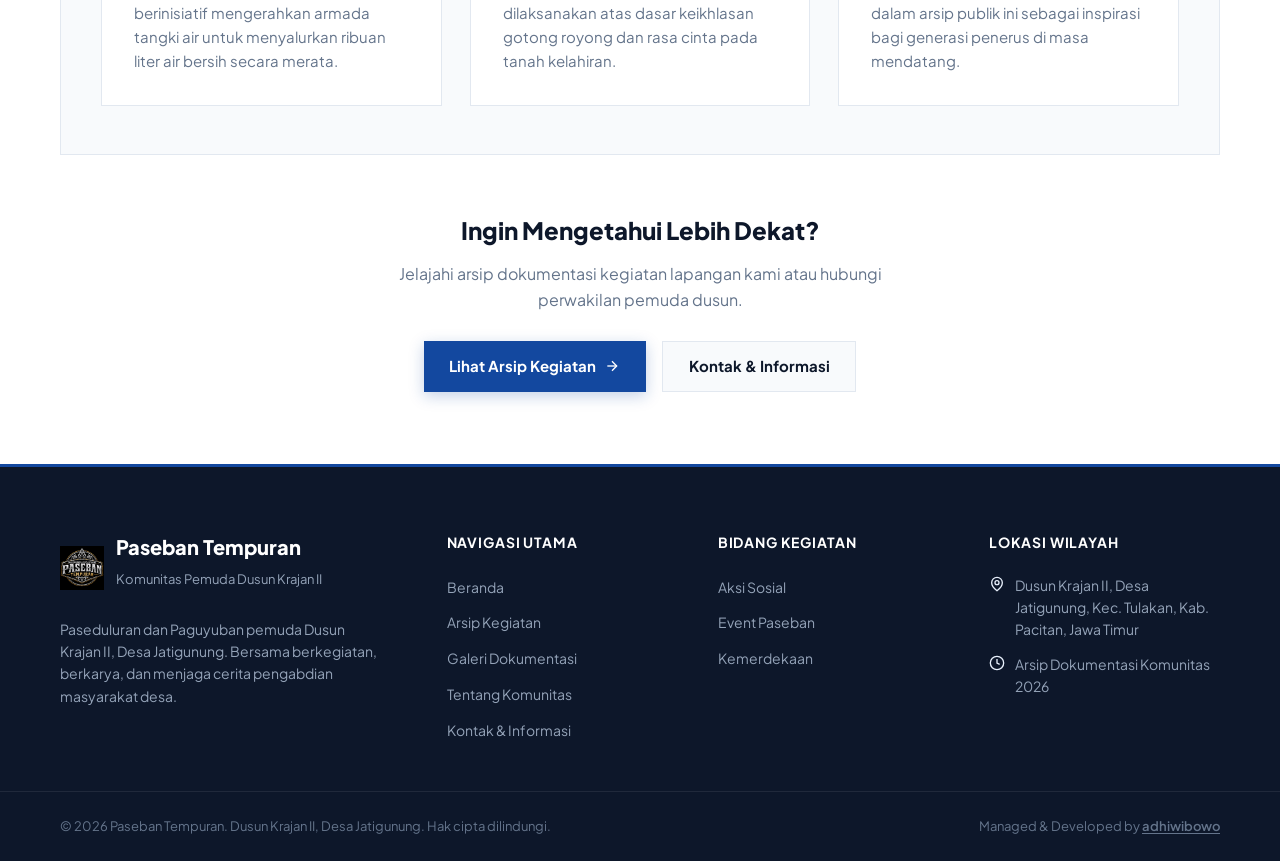
<file: tentang.html>
<!DOCTYPE html>
<html lang="id">
<head>
  <meta charset="UTF-8">
  <meta name="viewport" content="width=device-width, initial-scale=1.0">
  <title>Tentang Kami — Paseban Tempuran</title>
  <meta name="description" content="Profil Komunitas Pemuda Paseban Tempuran, Dusun Krajan II, Desa Jatigunung, Kec. Tulakan, Kab. Pacitan. Sejarah, filosofi lambang, nilai paseduluran, dan visi gotong royong pemuda desa.">
  <meta name="theme-color" content="#13489F">

  <!-- Open Graph Meta -->
  <meta property="og:title" content="Tentang Komunitas — Paseban Tempuran">
  <meta property="og:description" content="Paseduluran dan Paguyuban Pemuda Dusun Krajan II, Desa Jatigunung. Bersama berkegiatan, berkarya, dan menjaga cerita.">
  <meta property="og:type" content="website">
  <meta property="og:image" content="img/icon/paseban_logo.webp">

  <!-- Favicon -->
  <link rel="icon" href="img/icon/paseban_logo.webp" type="image/webp">

  <!-- Google Fonts -->
  <link rel="preconnect" href="https://fonts.googleapis.com">
  <link rel="preconnect" href="https://fonts.gstatic.com" crossorigin>
  <link href="https://fonts.googleapis.com/css2?family=Plus+Jakarta+Sans:ital,wght@0,400;0,500;0,600;0,700;0,800;1,400;1,600&display=swap" rel="stylesheet">

  <!-- Main Stylesheet -->
  <link rel="stylesheet" href="css/style.css">
</head>
<body>

  <!-- =========================================================================
       1. TOPBAR
       ========================================================================= -->
  <div class="topbar">
    <div class="container topbar-inner">
      <div class="topbar-left">
        <span class="topbar-item topbar-identity">Komunitas Pemuda Tempuran</span>
      </div>
      <div class="topbar-right">
        <a href="https://www.tiktok.com/@pasebantempuran" target="_blank" rel="noopener noreferrer" class="topbar-social-btn" aria-label="TikTok">
          <svg width="14" height="14" viewBox="0 0 24 24" fill="currentColor"><path d="M19.59 6.69a4.83 4.83 0 0 1-3.77-4.25V2h-3.45v13.67a2.89 2.89 0 0 1-2.88 2.5 2.89 2.89 0 0 1-2.89-2.89 2.89 2.89 0 0 1 2.89-2.89c.28 0 .54.04.79.1v-3.51a6.37 6.37 0 0 0-.79-.05A6.34 6.34 0 0 0 3.15 15a6.34 6.34 0 0 0 6.34 6.34 6.34 6.34 0 0 0 6.34-6.34V8.74a8.23 8.23 0 0 0 4.76 1.5v-3.4a4.85 4.85 0 0 1-1-.15z"/></svg>
          TikTok
        </a>
        <a href="https://web.facebook.com/profile.php?id=100080203155218&locale=id_ID" target="_blank" rel="noopener noreferrer" class="topbar-social-btn" aria-label="Facebook">
          <svg width="14" height="14" viewBox="0 0 24 24" fill="currentColor"><path d="M24 12.073c0-6.627-5.373-12-12-12s-12 5.373-12 12c0 5.99 4.388 10.954 10.125 11.854v-8.385H7.078v-3.47h3.047V9.43c0-3.007 1.792-4.669 4.533-4.669 1.312 0 2.686.235 2.686.235v2.953H15.83c-1.491 0-1.956.925-1.956 1.874v2.25h3.328l-.532 3.47h-2.796v8.385C19.612 23.027 24 18.062 24 12.073z"/></svg>
          Facebook
        </a>
        <a href="https://wa.me/6283845502773" target="_blank" rel="noopener noreferrer" class="topbar-social-btn topbar-donasi-btn" aria-label="Donasi">
          <svg width="14" height="14" viewBox="0 0 24 24" fill="none" stroke="currentColor" stroke-width="2"><path d="M20.84 4.61a5.5 5.5 0 0 0-7.78 0L12 5.67l-1.06-1.06a5.5 5.5 0 0 0-7.78 7.78l1.06 1.06L12 21.23l7.78-7.78 1.06-1.06a5.5 5.5 0 0 0 0-7.78z"/></svg>
          Donasi
        </a>
      </div>
    </div>
  </div>

  <!-- =========================================================================
       2. HEADER & NAVIGATION
       ========================================================================= -->
  <header class="site-header">
    <div class="container header-inner">
      <a href="index.html" class="brand-lockup" aria-label="Beranda Paseban Tempuran">
        <img src="img/icon/paseban_logo.webp" alt="Logo Paseban Tempuran" class="brand-logo-img" width="48" height="48">
        <div class="brand-info">
          <span class="brand-name">Paseban Tempuran</span>
        </div>
      </a>

      <nav class="desktop-nav" aria-label="Navigasi Utama">
        <a href="index.html" class="nav-link">Beranda</a>
        <div class="nav-dropdown">
          <a href="kegiatan.html" class="nav-link nav-dropdown-trigger">
            Kegiatan
            <svg width="12" height="12" viewBox="0 0 24 24" fill="none" stroke="currentColor" stroke-width="2.5"><path d="m6 9 6 6 6-6"/></svg>
          </a>
          <div class="nav-dropdown-menu">
            <a href="kegiatan.html?category=sosial" class="nav-dropdown-item">Aksi Sosial</a>
            <a href="kegiatan.html?category=event" class="nav-dropdown-item">Event Paseban</a>
            <a href="kegiatan.html?category=kemerdekaan" class="nav-dropdown-item">Kemerdekaan</a>
          </div>
        </div>
        <a href="galeri.html" class="nav-link">Galeri</a>
        <a href="tentang.html" class="nav-link active">Tentang</a>
        <a href="kontak.html" class="nav-link">Kontak</a>
      </nav>

      <div class="header-actions">
        <a href="kegiatan.html" class="btn-header-cta">
          Arsip Kegiatan
          <svg width="14" height="14" viewBox="0 0 24 24" fill="none" stroke="currentColor" stroke-width="2">
            <path d="M5 12h14"/><path d="m12 5 7 7-7 7"/>
          </svg>
        </a>

        <button type="button" id="mobile-toggle" class="btn-mobile-toggle" aria-label="Buka Menu Navigasi" aria-expanded="false">
          <svg width="22" height="22" viewBox="0 0 24 24" fill="none" stroke="currentColor" stroke-width="2">
            <line x1="4" x2="20" y1="6" y2="6"/>
            <line x1="4" x2="20" y1="12" y2="12"/>
            <line x1="4" x2="20" y1="18" y2="18"/>
          </svg>
        </button>
      </div>
    </div>
  </header>

  <!-- Mobile Drawer & Backdrop -->
  <div id="mobile-backdrop" class="mobile-backdrop"></div>
  <aside id="mobile-drawer" class="mobile-drawer" aria-label="Navigasi Mobile">
    <div class="mobile-drawer-header">
      <div class="mobile-drawer-brand">
        <img src="img/icon/paseban_logo.webp" alt="Paseban Logo" width="36" height="36">
        <div>
          <strong style="display:block; font-size:1rem; color:var(--color-dark);">Paseban Tempuran</strong>
          <span style="font-size:0.75rem; color:var(--color-muted);">Dusun Krajan II</span>
        </div>
      </div>
      <button type="button" id="mobile-close" class="mobile-drawer-close" aria-label="Tutup Menu">
        <svg width="20" height="20" viewBox="0 0 24 24" fill="none" stroke="currentColor" stroke-width="2">
          <line x1="18" x2="6" y1="6" y2="18"/>
          <line x1="6" x2="18" y1="6" y2="18"/>
        </svg>
      </button>
    </div>

    <nav class="mobile-nav-list">
      <a href="index.html" class="mobile-nav-link">Beranda</a>
      <div class="mobile-nav-dropdown">
        <button type="button" class="mobile-nav-link mobile-dropdown-trigger" aria-expanded="false">
          Kegiatan
          <svg width="12" height="12" viewBox="0 0 24 24" fill="none" stroke="currentColor" stroke-width="2.5"><path d="m6 9 6 6 6-6"/></svg>
        </button>
        <div class="mobile-dropdown-menu">
          <a href="kegiatan.html?category=sosial" class="mobile-dropdown-item">Aksi Sosial</a>
          <a href="kegiatan.html?category=event" class="mobile-dropdown-item">Event Paseban</a>
          <a href="kegiatan.html?category=kemerdekaan" class="mobile-dropdown-item">Kemerdekaan</a>
        </div>
      </div>
      <a href="galeri.html" class="mobile-nav-link">Galeri</a>
      <a href="tentang.html" class="mobile-nav-link active">Tentang</a>
      <a href="kontak.html" class="mobile-nav-link">Kontak</a>
    </nav>

    <div class="mobile-drawer-footer">
      <a href="kegiatan.html" class="btn-header-cta">
        Lihat Semua Kegiatan
      </a>
    </div>
  </aside>

  <main style="padding-block: 2rem 4.5rem;">
    <div class="container">
      <!-- Breadcrumb -->
      <nav class="page-breadcrumb" aria-label="Breadcrumb">
        <a href="index.html">Beranda</a>
        <span>/</span>
        <span style="color: var(--color-dark); font-weight: 600;">Tentang Kami</span>
      </nav>

      <!-- About Hero Card -->
      <div class="about-hero-card">
        <img src="img/icon/paseban_logo.webp" alt="Logo Paseban Tempuran" class="brand-logo-img">
        <h1 class="about-hero-title">Paseban Tempuran</h1>
        <p class="about-hero-subtitle">
          "Paseduluran dan Paguyuban Pemuda Dusun Krajan II, Desa Jatigunung — Bersama berkegiatan, berkarya, dan menjaga cerita."
        </p>
      </div>

      <!-- Story & Profile Grid -->
      <div class="about-grid-2col">
        <!-- Col 1: Identity & Origins -->
        <div class="about-text-block">
          <span class="section-eyebrow">
            <span class="eyebrow-line"></span>
            Siapa Kami
          </span>
          <h3>Wadah Pemuda Berakar di Dusun</h3>
          <p>
            <strong>Paseban Tempuran</strong> adalah paguyuban pemuda yang tumbuh dari kesadaran bersama warga generasi muda di <strong>Dusun Krajan II, Desa Jatigunung</strong>, Kecamatan Tulakan, Kabupaten Pacitan, Jawa Timur.
          </p>
          <p>
            Nama <em>Paseban</em> merujuk pada tempat berkumpul dan bermusyawarah secara terhormat, sedangkan <em>Tempuran</em> melambangkan titik pertemuan berbagai arus gagasan dan semangat pemuda yang melebur menjadi satu kekuatan pengabdian masyarakat.
          </p>
          <p>
            Komunitas ini bergerak secara mandiri dengan menjunjung tinggi nilai persaudaraan (<em>paseduluran</em>), gotong royong, dan rasa tanggung jawab sosial terhadap lingkungan sekitar dusun.
          </p>

          <div class="about-highlight-box">
            <h4 style="font-size: 1.0625rem; font-weight: 700; color: var(--color-dark); margin-bottom: 0.35rem;">Semboyan Komunitas</h4>
            <p style="font-size: 0.9375rem; color: var(--color-muted); margin: 0; font-style: italic;">
              "Bersama berkegiatan, berkarya, dan menjaga cerita."
            </p>
          </div>
        </div>

        <!-- Col 2: Emblem Philosophy -->
        <div class="about-text-block">
          <span class="section-eyebrow">
            <span class="eyebrow-line"></span>
            Filosofi Lambang
          </span>
          <h3>Makna Visual Emblem Paseban</h3>
          <p>
            Lambang resmi <strong>Paseduluran dan Paguyuban Paseban Tempuran</strong> merepresentasikan akar kearifan lokal tanah Jawa serta tekad pemuda yang kokoh:
          </p>
          <ul style="display: flex; flex-direction: column; gap: 0.75rem; margin-top: 1rem;">
            <li style="display: flex; gap: 0.65rem; font-size: 0.9375rem; color: var(--color-muted);">
              <strong style="color: var(--color-primary); flex-shrink: 0;">• Gunungan & Mahkota Tradisional:</strong>
              Melambangkan keluhuran budi pekerti, penghormatan kepada para sesepuh dusun, dan perlindungan spiritual bagi keselamatan warga desa.
            </li>
            <li style="display: flex; gap: 0.65rem; font-size: 0.9375rem; color: var(--color-muted);">
              <strong style="color: var(--color-primary); flex-shrink: 0;">• Tipografi Batu PASEBAN:</strong>
              Tekstur batu cadas melambangkan pendirian yang tangguh, keuletan dalam menghadapi tantangan zaman, dan kebersamaan yang tidak mudah goyah.
            </li>
            <li style="display: flex; gap: 0.65rem; font-size: 0.9375rem; color: var(--color-muted);">
              <strong style="color: var(--color-primary); flex-shrink: 0;">• Pita Emas TEMPURAN:</strong>
              Pita emas menegaskan ikatan persaudaraan mulia antar pemuda lintas RT di Dusun Krajan II yang saling menguatkan.
            </li>
          </ul>
        </div>
      </div>

      <!-- Values & Activity Pillars -->
      <div style="background-color: var(--color-surface); border: 1px solid var(--color-border); border-radius: var(--radius-lg); padding: 3rem 2.5rem; margin-bottom: 3.5rem;">
        <div class="section-header" style="margin-bottom: 2rem;">
          <span class="section-eyebrow">
            <span class="eyebrow-line"></span>
            Prinsip Bergerak
            <span class="eyebrow-line"></span>
          </span>
          <h2 class="section-title">Nilai Budaya Komunitas</h2>
          <p class="section-subtitle">
            Cara kerja dan etika paguyuban dalam menjalankan setiap program kemasyarakatan.
          </p>
        </div>

        <div class="pillars-grid">
          <div class="pillar-card">
            <div class="pillar-icon-box">
              <svg width="24" height="24" viewBox="0 0 24 24" fill="none" stroke="currentColor" stroke-width="2">
                <path d="M12 22a7 7 0 0 0 7-7c0-2-1-3.9-3-5.5s-3.5-4-4-6.5c-.5 2.5-2 4.9-4 6.5C6 11.1 5 13 5 15a7 7 0 0 0 7 7z"/>
              </svg>
            </div>
            <h3 class="pillar-title">Tanggap Kebutuhan Warga</h3>
            <p class="pillar-desc">
              Ketika musim kemarau melanda dan sumber air menyusut, pemuda berinisiatif mengerahkan armada tangki air untuk menyalurkan ribuan liter air bersih secara merata.
            </p>
          </div>

          <div class="pillar-card">
            <div class="pillar-icon-box">
              <svg width="24" height="24" viewBox="0 0 24 24" fill="none" stroke="currentColor" stroke-width="2">
                <path d="M17 21v-2a4 4 0 0 0-4-4H5a4 4 0 0 0-4 4v2"/>
                <circle cx="9" cy="7" r="4"/>
                <path d="M23 21v-2a4 4 0 0 0-3-3.87"/>
                <path d="M16 3.13a4 4 0 0 1 0 7.75"/>
              </svg>
            </div>
            <h3 class="pillar-title">Guyub Rukun Tanpa Pamrih</h3>
            <p class="pillar-desc">
              Segala bentuk kerja bakti, perbaikan pos dusun, dan peringatan hari besar dilaksanakan atas dasar keikhlasan gotong royong dan rasa cinta pada tanah kelahiran.
            </p>
          </div>

          <div class="pillar-card">
            <div class="pillar-icon-box">
              <svg width="24" height="24" viewBox="0 0 24 24" fill="none" stroke="currentColor" stroke-width="2">
                <circle cx="12" cy="12" r="10"/>
                <line x1="2" y1="12" x2="22" y2="12"/>
                <path d="M12 2a15.3 15.3 0 0 1 4 10 15.3 15.3 0 0 1-4 10 15.3 15.3 0 0 1-4-10 15.3 15.3 0 0 1 4-10z"/>
              </svg>
            </div>
            <h3 class="pillar-title">Merawat Cerita Dusun</h3>
            <p class="pillar-desc">
              Dokumentasi visual dan catatan tertulis setiap kegiatan disimpan dalam arsip publik ini sebagai inspirasi bagi generasi penerus di masa mendatang.
            </p>
          </div>
        </div>
      </div>

      <!-- Action Footer Callout -->
      <div style="text-align: center;">
        <h3 style="font-size: 1.5rem; font-weight: 800; color: var(--color-dark); margin-bottom: 0.75rem;">Ingin Mengetahui Lebih Dekat?</h3>
        <p style="color: var(--color-muted); max-width: 520px; margin-inline: auto; margin-bottom: 1.75rem;">
          Jelajahi arsip dokumentasi kegiatan lapangan kami atau hubungi perwakilan pemuda dusun.
        </p>
        <div style="display: flex; justify-content: center; gap: 1rem; flex-wrap: wrap;">
          <a href="kegiatan.html" class="btn-primary">
            Lihat Arsip Kegiatan
            <svg width="16" height="16" viewBox="0 0 24 24" fill="none" stroke="currentColor" stroke-width="2">
              <path d="M5 12h14"/><path d="m12 5 7 7-7 7"/>
            </svg>
          </a>
          <a href="kontak.html" class="btn-secondary">
            Kontak & Informasi
          </a>
        </div>
      </div>
    </div>
  </main>

  <!-- Footer -->
  <footer class="site-footer">
    <div class="footer-top">
      <div class="container footer-grid">
        <!-- Col 1: Identity -->
        <div>
          <div style="display: flex; align-items: center; gap: 0.75rem; margin-bottom: 0.75rem;">
            <img src="img/icon/paseban_logo.webp" alt="Logo Paseban Tempuran" width="44" height="44" style="border-radius: var(--radius-sm);">
            <div>
              <h3 class="footer-brand-title">Paseban Tempuran</h3>
              <p class="footer-brand-sub">Komunitas Pemuda Dusun Krajan II</p>
            </div>
          </div>
          <p class="footer-brand-desc">
            Paseduluran dan Paguyuban pemuda Dusun Krajan II, Desa Jatigunung. Bersama berkegiatan, berkarya, dan menjaga cerita pengabdian masyarakat desa.
          </p>
        </div>

        <!-- Col 2: Navigation Links -->
        <div>
          <h4 class="footer-heading">Navigasi Utama</h4>
          <ul class="footer-links-list">
            <li><a href="index.html">Beranda</a></li>
            <li><a href="kegiatan.html">Arsip Kegiatan</a></li>
            <li><a href="galeri.html">Galeri Dokumentasi</a></li>
            <li><a href="tentang.html">Tentang Komunitas</a></li>
            <li><a href="kontak.html">Kontak & Informasi</a></li>
          </ul>
        </div>

        <!-- Col 3: Activity Categories -->
        <div>
          <h4 class="footer-heading">Bidang Kegiatan</h4>
          <ul class="footer-links-list">
            <li><a href="kegiatan.html">Aksi Sosial</a></li>
            <li><a href="kegiatan.html">Event Paseban</a></li>
            <li><a href="kegiatan.html">Kemerdekaan</a></li>
          </ul>
        </div>

        <!-- Col 4: Location & Info -->
        <div>
          <h4 class="footer-heading">Lokasi Wilayah</h4>
          <div class="footer-contact-item">
            <svg width="16" height="16" viewBox="0 0 24 24" fill="none" stroke="currentColor" stroke-width="2">
              <path d="M20 10c0 6-8 12-8 12s-8-6-8-12a8 8 0 0 1 16 0Z"/>
              <circle cx="12" cy="10" r="3"/>
            </svg>
            <span>Dusun Krajan II, Desa Jatigunung, Kec. Tulakan, Kab. Pacitan, Jawa Timur</span>
          </div>
          <div class="footer-contact-item">
            <svg width="16" height="16" viewBox="0 0 24 24" fill="none" stroke="currentColor" stroke-width="2">
              <circle cx="12" cy="12" r="10"/>
              <path d="M12 6v6l4 2"/>
            </svg>
            <span>Arsip Dokumentasi Komunitas 2026</span>
          </div>
        </div>
      </div>
    </div>

    <div class="footer-bottom">
      <div class="container footer-bottom-inner">
        <p>&copy; 2026 Paseban Tempuran. Dusun Krajan II, Desa Jatigunung. Hak cipta dilindungi.</p>
        <p>Managed &amp; Developed by <a href="https://adhiwibowo.my.id" target="_blank" rel="noopener" class="footer-credit-link">adhiwibowo</a></p>
      </div>
    </div>
  </footer>

  <!-- Scripts -->
  <script src="js/main.js"></script>
</body>
</html>
</file>
<file: css/style.css>
/* ==========================================================================
   PASEBAN TEMPURAN — OFFICIAL COMMUNITY WEBSITE
   Komunitas Pemuda Dusun Krajan II, Desa Jatigunung
   Clean, Modern, Accessible & Semantic Vanilla CSS
   ========================================================================== */

/* 1. GOOGLE FONTS */
@import url('https://fonts.googleapis.com/css2?family=Plus+Jakarta+Sans:ital,wght@0,300;0,400;0,500;0,600;0,700;0,800;1,400;1,600&display=swap');

/* ==========================================================================
   CUSTOM CURSOR (Desktop Only — Nezuko Kamado)
   ========================================================================== */
@media (hover: hover) and (pointer: fine) {
  * {
    cursor: url('../assets/cursors/nezuko-cursor.png') 4 2, auto;
  }

  a, button, input, select, textarea, summary,
  [role="button"], [role="link"], [role="tab"],
  .nav-link, .nav-dropdown-trigger, .mobile-nav-link,
  .mobile-dropdown-trigger, .btn-primary, .btn-secondary,
  .btn-header-cta, .btn-mobile-toggle, .topbar-social-btn,
  .activity-footer-link, .social-switcher-btn,
  .footer-credit-link, .cta-donasi-btn {
    cursor: url('../assets/cursors/nezuko-pointer.png') 4 2, pointer;
  }
}

/* 2. DESIGN TOKENS */
:root {
  /* Brand Palette */
  --color-primary: #13489F;
  --color-primary-dark: #0E3678;
  --color-primary-light: #E8F0FC;
  --color-primary-subtle: #F0F5FD;
  
  /* Neutrals */
  --color-bg: #FFFFFF;
  --color-surface: #F8FAFC;
  --color-surface-hover: #F1F5F9;
  --color-text: #172033;
  --color-muted: #64748B;
  --color-border: #E2E8F0;
  --color-border-subtle: #CBD5E1;
  --color-dark: #0D172A;

  /* Accent & Functional */
  --color-success: #16803C;
  --color-success-bg: #DCFCE7;
  --color-warning: #B7791F;
  --color-warning-bg: #FEF3C7;
  --color-error: #C53030;
  --color-error-bg: #FEE2E2;

  /* Typography */
  --font-family: 'Plus Jakarta Sans', -apple-system, BlinkMacSystemFont, "Segoe UI", Roboto, sans-serif;

  /* Layout */
  --max-width: 1200px;
  --max-width-narrow: 840px;
  --header-height: 76px;
  --topbar-height: 38px;
  --radius-sm: 0;
  --radius-md: 0;
  --radius-lg: 0;
  --radius-full: 0;

  /* Shadows */
  --shadow-xs: 0 1px 2px rgba(15, 23, 42, 0.05);
  --shadow-sm: 0 1px 3px rgba(15, 23, 42, 0.08), 0 1px 2px rgba(15, 23, 42, 0.04);
  --shadow-md: 0 4px 12px rgba(15, 23, 42, 0.08);
  --shadow-lg: 0 12px 28px rgba(15, 23, 42, 0.12);

  /* Transitions */
  --transition-fast: 0.15s ease;
  --transition-base: 0.25s ease;
}

/* 3. RESET & BASE */
*, *::before, *::after {
  box-sizing: border-box;
  margin: 0;
  padding: 0;
}

html {
  font-size: 16px;
  scroll-behavior: smooth;
}

body {
  font-family: var(--font-family);
  background-color: var(--color-bg);
  color: var(--color-text);
  line-height: 1.6;
  -webkit-font-smoothing: antialiased;
  -moz-osx-font-smoothing: grayscale;
  display: flex;
  flex-direction: column;
  min-height: 100vh;
  overflow-x: hidden;
}

a {
  color: inherit;
  text-decoration: none;
  transition: color var(--transition-fast), background-color var(--transition-fast), border-color var(--transition-fast);
}

img {
  display: block;
  max-width: 100%;
  height: auto;
}

button {
  font-family: inherit;
  cursor: pointer;
  border: none;
  background: transparent;
}

input, select, textarea {
  font-family: inherit;
  font-size: 1rem;
}

ul, ol {
  list-style: none;
}

/* Container Utility */
.container {
  width: 100%;
  max-width: var(--max-width);
  margin-inline: auto;
  padding-inline: 1.25rem;
}

.container-narrow {
  width: 100%;
  max-width: var(--max-width-narrow);
  margin-inline: auto;
  padding-inline: 1.25rem;
}

/* Section Header Shared */
.section-header {
  text-align: center;
  max-width: 700px;
  margin-inline: auto;
  margin-bottom: 2.5rem;
}

.section-eyebrow {
  display: inline-flex;
  align-items: center;
  gap: 0.5rem;
  font-size: 0.8125rem;
  font-weight: 700;
  text-transform: uppercase;
  letter-spacing: 0.08em;
  color: var(--color-primary);
  margin-bottom: 0.5rem;
}

.section-eyebrow .eyebrow-line {
  display: inline-block;
  width: 24px;
  height: 2px;
  background-color: var(--color-primary);
}

.section-title {
  font-size: 2rem;
  font-weight: 800;
  color: var(--color-dark);
  line-height: 1.25;
  margin-bottom: 0.75rem;
}

.section-subtitle {
  font-size: 1.0625rem;
  color: var(--color-muted);
  line-height: 1.6;
}

/* ==========================================================================
   4. TOPBAR
   ========================================================================== */
.topbar {
  background-color: var(--color-dark);
  color: #E2E8F0;
  font-size: 0.8125rem;
  padding-block: 0.45rem;
  border-bottom: 1px solid rgba(255, 255, 255, 0.08);
}

.topbar-inner {
  display: flex;
  align-items: center;
  justify-content: space-between;
  flex-wrap: wrap;
  gap: 0.75rem;
}

.topbar-left {
  display: flex;
  align-items: center;
  gap: 1.25rem;
  flex-wrap: wrap;
}

.topbar-item {
  display: inline-flex;
  align-items: center;
  gap: 0.4rem;
  color: #CBD5E1;
}

.topbar-item svg {
  color: var(--color-primary-light);
  flex-shrink: 0;
}

.topbar-right {
  display: flex;
  align-items: center;
  gap: 0.5rem;
}

.topbar-identity {
  font-weight: 600;
  color: #FFFFFF;
}

.topbar-social-btn {
  display: inline-flex;
  align-items: center;
  gap: 0.35rem;
  font-size: 0.75rem;
  font-weight: 600;
  color: #CBD5E1;
  padding: 0.2rem 0.55rem;
  border-radius: var(--radius-sm);
  transition: all var(--transition-fast);
  text-decoration: none;
}

.topbar-social-btn:hover {
  color: #FFFFFF;
  background-color: rgba(255, 255, 255, 0.1);
}

.topbar-donasi-btn {
  color: #FFFFFF;
  background-color: rgba(19, 72, 159, 0.5);
}

.topbar-donasi-btn:hover {
  background-color: rgba(19, 72, 159, 0.7);
}

/* Desktop Nav Dropdown */
.nav-dropdown {
  position: relative;
}

.nav-dropdown-trigger svg {
  transition: transform var(--transition-fast);
}

.nav-dropdown:hover .nav-dropdown-trigger svg {
  transform: rotate(180deg);
}

.nav-dropdown-menu {
  position: absolute;
  top: 100%;
  left: 0;
  min-width: 180px;
  background-color: var(--color-bg);
  border: 1px solid var(--color-border);
  border-radius: var(--radius-md);
  box-shadow: var(--shadow-md);
  padding: 0.4rem;
  opacity: 0;
  visibility: hidden;
  transform: translateY(4px);
  transition: all var(--transition-fast);
  z-index: 110;
}

.nav-dropdown:hover .nav-dropdown-menu {
  opacity: 1;
  visibility: visible;
  transform: translateY(0);
}

.nav-dropdown-item {
  display: block;
  padding: 0.55rem 0.85rem;
  font-size: 0.875rem;
  font-weight: 600;
  color: var(--color-muted);
  border-radius: var(--radius-sm);
  transition: all var(--transition-fast);
  text-decoration: none;
}

.nav-dropdown-item:hover {
  color: var(--color-primary);
  background-color: var(--color-surface);
}

/* Mobile Nav Dropdown */
.mobile-nav-dropdown {
  display: flex;
  flex-direction: column;
}

.mobile-dropdown-trigger {
  display: flex;
  align-items: center;
  justify-content: space-between;
  width: 100%;
  text-align: left;
}

.mobile-dropdown-trigger svg {
  transition: transform var(--transition-fast);
}

.mobile-dropdown-trigger[aria-expanded="true"] svg {
  transform: rotate(180deg);
}

.mobile-dropdown-menu {
  display: none;
  flex-direction: column;
  padding-left: 1rem;
  gap: 0.15rem;
}

.mobile-dropdown-menu.open {
  display: flex;
}

.mobile-dropdown-item {
  display: flex;
  align-items: center;
  padding: 0.6rem 1rem;
  font-size: 0.9375rem;
  font-weight: 500;
  color: var(--color-muted);
  border-radius: var(--radius-md);
  transition: all var(--transition-fast);
  text-decoration: none;
}

.mobile-dropdown-item:hover {
  color: var(--color-primary);
  background-color: var(--color-primary-light);
}

/* ==========================================================================
   5. HEADER & NAVIGATION
   ========================================================================== */
.site-header {
  position: sticky;
  top: 0;
  z-index: 100;
  background-color: var(--color-bg);
  border-bottom: 1px solid var(--color-border);
  box-shadow: var(--shadow-xs);
  transition: box-shadow var(--transition-base);
}

.header-inner {
  display: flex;
  align-items: center;
  justify-content: space-between;
  height: var(--header-height);
  gap: 1.5rem;
}

/* Brand Lockup */
.brand-lockup {
  display: flex;
  align-items: center;
  gap: 0.85rem;
  text-decoration: none;
}

.brand-logo-img {
  width: 48px;
  height: 48px;
  object-fit: contain;
  border-radius: var(--radius-sm);
  filter: drop-shadow(0 2px 4px rgba(0, 0, 0, 0.1));
}

.brand-info {
  display: flex;
  flex-direction: column;
}

.brand-name {
  font-size: 1.1875rem;
  font-weight: 800;
  color: var(--color-dark);
  letter-spacing: -0.01em;
  line-height: 1.2;
}

.brand-tagline {
  font-size: 0.75rem;
  font-weight: 600;
  color: var(--color-primary);
  letter-spacing: 0.02em;
}

/* Desktop Nav */
.desktop-nav {
  display: flex;
  align-items: center;
  gap: 0.5rem;
}

.nav-link {
  display: inline-flex;
  align-items: center;
  padding: 0.5rem 0.9rem;
  font-size: 0.9375rem;
  font-weight: 600;
  color: var(--color-muted);
  border-radius: var(--radius-md);
  transition: all var(--transition-fast);
}

.nav-link:hover {
  color: var(--color-primary);
  background-color: var(--color-surface);
}

.nav-link.active {
  color: var(--color-primary);
  background-color: var(--color-primary-light);
  font-weight: 700;
}

/* Header Action */
.header-actions {
  display: flex;
  align-items: center;
  gap: 0.75rem;
}

.btn-header-cta {
  display: inline-flex;
  align-items: center;
  gap: 0.4rem;
  background-color: var(--color-primary);
  color: #FFFFFF;
  padding: 0.55rem 1.15rem;
  font-size: 0.875rem;
  font-weight: 700;
  border-radius: var(--radius-md);
  transition: background-color var(--transition-fast), transform var(--transition-fast);
}

.btn-header-cta:hover {
  background-color: var(--color-primary-dark);
}

/* Mobile Toggle */
.btn-mobile-toggle {
  display: none;
  align-items: center;
  justify-content: center;
  width: 42px;
  height: 42px;
  border-radius: var(--radius-md);
  color: var(--color-dark);
  background-color: var(--color-surface);
  border: 1px solid var(--color-border);
}

.btn-mobile-toggle:hover {
  background-color: var(--color-surface-hover);
}

/* Mobile Drawer & Backdrop */
.mobile-backdrop {
  position: fixed;
  inset: 0;
  background-color: rgba(13, 23, 42, 0.6);
  backdrop-filter: blur(2px);
  z-index: 200;
  opacity: 0;
  visibility: hidden;
  transition: opacity var(--transition-base), visibility var(--transition-base);
}

.mobile-backdrop.open {
  opacity: 1;
  visibility: visible;
}

.mobile-drawer {
  position: fixed;
  top: 0;
  right: 0;
  bottom: 0;
  width: min(320px, 85vw);
  background-color: var(--color-bg);
  z-index: 210;
  display: flex;
  flex-direction: column;
  transform: translateX(100%);
  transition: transform 0.3s cubic-bezier(0.16, 1, 0.3, 1);
  box-shadow: -4px 0 24px rgba(0, 0, 0, 0.15);
}

.mobile-drawer.open {
  transform: translateX(0);
}

.mobile-drawer-header {
  display: flex;
  align-items: center;
  justify-content: space-between;
  padding: 1.25rem;
  border-bottom: 1px solid var(--color-border);
}

.mobile-drawer-brand {
  display: flex;
  align-items: center;
  gap: 0.75rem;
}

.mobile-drawer-brand img {
  width: 36px;
  height: 36px;
}

.mobile-drawer-close {
  display: flex;
  align-items: center;
  justify-content: center;
  width: 36px;
  height: 36px;
  border-radius: var(--radius-sm);
  color: var(--color-muted);
}

.mobile-drawer-close:hover {
  background-color: var(--color-surface);
  color: var(--color-dark);
}

.mobile-nav-list {
  padding: 1rem;
  display: flex;
  flex-direction: column;
  gap: 0.35rem;
}

.mobile-nav-link {
  display: flex;
  align-items: center;
  padding: 0.75rem 1rem;
  font-size: 1rem;
  font-weight: 600;
  color: var(--color-dark);
  border-radius: var(--radius-md);
  transition: all var(--transition-fast);
}

.mobile-nav-link:hover,
.mobile-nav-link.active {
  background-color: var(--color-primary-light);
  color: var(--color-primary);
}

.mobile-drawer-footer {
  margin-top: auto;
  padding: 1.25rem;
  border-top: 1px solid var(--color-border);
  background-color: var(--color-surface);
}

.mobile-drawer-footer .btn-header-cta {
  width: 100%;
  justify-content: center;
}

/* ==========================================================================
   6. HERO SECTION — FULL-WIDTH BACKGROUND SLIDESHOW
   ========================================================================== */
.hero-section {
  position: relative;
  min-height: 75vh;
  display: flex;
  align-items: center;
  overflow: hidden;
  background-color: var(--color-dark);
}

/* Background Slideshow */
.hero-bg-slideshow {
  position: absolute;
  inset: 0;
  z-index: 0;
}

.hero-slide {
  position: absolute;
  inset: 0;
  width: 100%;
  height: 100%;
  background-size: cover;
  background-position: center center;
  background-repeat: no-repeat;
  opacity: 0;
  transition: opacity 1.2s ease-in-out;
}

.hero-slide.active {
  opacity: 1;
}

/* Overlay */
.hero-overlay {
  position: absolute;
  inset: 0;
  z-index: 1;
  background: linear-gradient(180deg, rgba(13, 23, 42, 0.45) 0%, rgba(13, 23, 42, 0.65) 100%);
}

/* Hero Content (above slideshow) */
.hero-content {
  position: relative;
  z-index: 2;
  padding-block: 5rem 4rem;
  max-width: 720px;
}

.hero-title {
  font-size: 2.75rem;
  font-weight: 800;
  color: #FFFFFF;
  line-height: 1.2;
  letter-spacing: -0.02em;
  margin-bottom: 1rem;
  text-shadow: 0 2px 8px rgba(0, 0, 0, 0.2);
}

.hero-title span {
  color: #93C5FD;
}

.hero-tagline {
  font-size: 1.25rem;
  font-weight: 600;
  color: #E2E8F0;
  font-style: italic;
  margin-bottom: 1rem;
  text-shadow: 0 1px 4px rgba(0, 0, 0, 0.2);
}

.hero-description {
  font-size: 1.0625rem;
  color: #E2E8F0;
  line-height: 1.7;
  margin-bottom: 2rem;
  max-width: 580px;
  text-shadow: 0 1px 4px rgba(0, 0, 0, 0.15);
}

.hero-actions {
  display: flex;
  align-items: center;
  gap: 1rem;
  flex-wrap: wrap;
  margin-bottom: 2.5rem;
}

.btn-primary {
  display: inline-flex;
  align-items: center;
  gap: 0.5rem;
  background-color: var(--color-primary);
  color: #FFFFFF;
  padding: 0.8rem 1.6rem;
  font-size: 0.9375rem;
  font-weight: 700;
  border-radius: var(--radius-md);
  box-shadow: 0 4px 14px rgba(19, 72, 159, 0.25);
  transition: all var(--transition-fast);
}

.btn-primary:hover {
  background-color: var(--color-primary-dark);
  transform: translateY(-1px);
  box-shadow: 0 6px 18px rgba(19, 72, 159, 0.35);
}

.btn-secondary {
  display: inline-flex;
  align-items: center;
  gap: 0.5rem;
  background-color: var(--color-surface);
  color: var(--color-dark);
  padding: 0.8rem 1.6rem;
  font-size: 0.9375rem;
  font-weight: 700;
  border-radius: var(--radius-md);
  border: 1px solid var(--color-border);
  transition: all var(--transition-fast);
}

.btn-secondary:hover {
  background-color: var(--color-surface-hover);
  border-color: var(--color-border-subtle);
}

/* Quick Village Facts */
.hero-facts-row {
  display: flex;
  align-items: center;
  gap: 1.5rem;
  padding-top: 1.5rem;
  border-top: 1px solid rgba(255, 255, 255, 0.2);
}

.hero-fact-item {
  display: flex;
  flex-direction: column;
}

.hero-fact-value {
  font-size: 1.25rem;
  font-weight: 800;
  color: #FFFFFF;
}

.hero-fact-label {
  font-size: 0.75rem;
  font-weight: 600;
  color: #CBD5E1;
  text-transform: uppercase;
  letter-spacing: 0.05em;
}

/* ==========================================================================
   7. COMMUNITY PILLARS SECTION
   ========================================================================== */
.pillars-section {
  padding-block: 4rem;
  background-color: var(--color-surface);
  border-bottom: 1px solid var(--color-border);
}

.pillars-grid {
  display: grid;
  grid-template-columns: repeat(3, 1fr);
  gap: 1.75rem;
}

.pillar-card {
  background-color: var(--color-bg);
  border: 1px solid var(--color-border);
  border-radius: var(--radius-lg);
  padding: 2rem;
  transition: transform var(--transition-fast), box-shadow var(--transition-fast);
}

.pillar-card:hover {
  transform: translateY(-3px);
  box-shadow: var(--shadow-md);
  border-color: var(--color-primary-light);
}

.pillar-icon-box {
  width: 52px;
  height: 52px;
  border-radius: var(--radius-md);
  background-color: var(--color-primary-light);
  color: var(--color-primary);
  display: flex;
  align-items: center;
  justify-content: center;
  margin-bottom: 1.25rem;
}

.pillar-title {
  font-size: 1.25rem;
  font-weight: 800;
  color: var(--color-dark);
  margin-bottom: 0.75rem;
}

.pillar-desc {
  font-size: 0.9375rem;
  color: var(--color-muted);
  line-height: 1.6;
}

/* ==========================================================================
   8. ACTIVITY CARDS & ARCHIVE GRID
   ========================================================================== */
.activities-section {
  padding-block: 4.5rem;
}

.activities-grid {
  display: grid;
  grid-template-columns: repeat(3, 1fr);
  gap: 1.75rem;
}

.activity-card {
  display: flex;
  flex-direction: column;
  background-color: var(--color-bg);
  border: 1px solid var(--color-border);
  border-radius: var(--radius-lg);
  overflow: hidden;
  transition: transform var(--transition-fast), box-shadow var(--transition-fast), border-color var(--transition-fast);
}

.activity-card:hover {
  transform: translateY(-4px);
  box-shadow: var(--shadow-md);
  border-color: var(--color-primary);
}

.activity-thumb-wrapper {
  position: relative;
  width: 100%;
  aspect-ratio: 16 / 10;
  overflow: hidden;
  background-color: var(--color-surface);
}

.activity-thumb-wrapper img {
  width: 100%;
  height: 100%;
  object-fit: cover;
  transition: transform 0.4s ease;
}

.activity-card:hover .activity-thumb-wrapper img {
  transform: scale(1.04);
}

.activity-category-badge {
  position: absolute;
  top: 1rem;
  left: 1rem;
  background-color: rgba(19, 72, 159, 0.9);
  color: #FFFFFF;
  font-size: 0.75rem;
  font-weight: 700;
  padding: 0.25rem 0.65rem;
  border-radius: var(--radius-sm);
  backdrop-filter: blur(4px);
  text-transform: uppercase;
  letter-spacing: 0.04em;
}

.activity-body {
  padding: 1.5rem;
  display: flex;
  flex-direction: column;
  flex-grow: 1;
}

.activity-meta {
  display: flex;
  align-items: center;
  gap: 0.75rem;
  font-size: 0.8125rem;
  color: var(--color-muted);
  margin-bottom: 0.75rem;
  flex-wrap: wrap;
}

.activity-meta-item {
  display: inline-flex;
  align-items: center;
  gap: 0.35rem;
}

.activity-title {
  font-size: 1.1875rem;
  font-weight: 800;
  color: var(--color-dark);
  line-height: 1.35;
  margin-bottom: 0.75rem;
}

.activity-title a:hover {
  color: var(--color-primary);
}

.activity-excerpt {
  font-size: 0.875rem;
  color: var(--color-muted);
  line-height: 1.6;
  margin-bottom: 1.25rem;
  flex-grow: 1;
}

.activity-footer-link {
  display: inline-flex;
  align-items: center;
  gap: 0.4rem;
  font-size: 0.875rem;
  font-weight: 700;
  color: var(--color-primary);
  margin-top: auto;
}

.activity-footer-link svg {
  transition: transform var(--transition-fast);
}

.activity-card:hover .activity-footer-link svg {
  transform: translateX(4px);
}

/* ==========================================================================
   9. FILTER & SEARCH TOOLBAR (FOR KEGIATAN.HTML)
   ========================================================================== */
.filter-toolbar {
  background-color: var(--color-surface);
  border: 1px solid var(--color-border);
  border-radius: var(--radius-lg);
  padding: 1.25rem;
  margin-bottom: 2.5rem;
  display: flex;
  flex-direction: column;
  gap: 1rem;
}

.filter-search-box {
  position: relative;
  width: 100%;
}

.filter-search-box svg {
  position: absolute;
  left: 1rem;
  top: 50%;
  transform: translateY(-50%);
  color: var(--color-muted);
  pointer-events: none;
}

.filter-search-input {
  width: 100%;
  padding: 0.75rem 1rem 0.75rem 2.75rem;
  border: 1px solid var(--color-border);
  border-radius: var(--radius-md);
  background-color: var(--color-bg);
  color: var(--color-dark);
  font-size: 0.9375rem;
  outline: none;
  transition: border-color var(--transition-fast), box-shadow var(--transition-fast);
}

.filter-search-input:focus {
  border-color: var(--color-primary);
  box-shadow: 0 0 0 3px var(--color-primary-light);
}

.filter-controls-row {
  display: flex;
  align-items: center;
  justify-content: space-between;
  flex-wrap: wrap;
  gap: 1rem;
}

.category-pills {
  display: flex;
  align-items: center;
  flex-wrap: wrap;
  gap: 0.5rem;
}

.category-pill {
  padding: 0.4rem 0.85rem;
  font-size: 0.8125rem;
  font-weight: 600;
  border-radius: var(--radius-full);
  background-color: var(--color-bg);
  color: var(--color-muted);
  border: 1px solid var(--color-border);
  transition: all var(--transition-fast);
}

.category-pill:hover {
  background-color: var(--color-surface-hover);
  color: var(--color-dark);
}

.category-pill.active {
  background-color: var(--color-primary);
  color: #FFFFFF;
  border-color: var(--color-primary);
}

.filter-results-info {
  font-size: 0.875rem;
  color: var(--color-muted);
  font-weight: 500;
}

/* Empty State */
.empty-state {
  text-align: center;
  padding: 4rem 1.5rem;
  background-color: var(--color-surface);
  border: 1px dashed var(--color-border-subtle);
  border-radius: var(--radius-lg);
  grid-column: 1 / -1;
}

.empty-state-icon {
  width: 56px;
  height: 56px;
  margin-inline: auto;
  color: var(--color-muted);
  margin-bottom: 1rem;
}

.empty-state-title {
  font-size: 1.25rem;
  font-weight: 700;
  color: var(--color-dark);
  margin-bottom: 0.5rem;
}

.empty-state-text {
  font-size: 0.9375rem;
  color: var(--color-muted);
  max-width: 420px;
  margin-inline: auto;
}

/* ==========================================================================
   9B. CATEGORY ACTIVITIES SECTION
   ========================================================================== */
.category-group {
  margin-bottom: 2.5rem;
}

.category-group:last-child {
  margin-bottom: 0;
}

.category-group-title {
  font-size: 1.125rem;
  font-weight: 700;
  color: var(--color-dark);
  margin-bottom: 1rem;
  padding-bottom: 0.5rem;
  border-bottom: 2px solid var(--color-primary-light);
}

.category-empty-state {
  font-size: 0.9375rem;
  color: var(--color-muted);
  padding: 1.5rem;
  background-color: var(--color-surface);
  border: 1px dashed var(--color-border);
  border-radius: var(--radius-md);
}

/* ==========================================================================
   9C. SOCIAL MEDIA SECTION — PLATFORM SWITCHER
   ========================================================================== */
.social-switcher {
  max-width: 780px;
  margin-inline: auto;
}

.social-switcher-buttons {
  display: flex;
  justify-content: center;
  gap: 0.5rem;
  margin-bottom: 1.5rem;
}

.social-switcher-btn {
  padding: 0.55rem 1.5rem;
  font-size: 0.875rem;
  font-weight: 700;
  font-family: inherit;
  color: var(--color-muted);
  background-color: var(--color-bg);
  border: 1px solid var(--color-border);
  border-radius: var(--radius-md);
  cursor: pointer;
  transition: all var(--transition-fast);
}

.social-switcher-btn:hover {
  color: var(--color-dark);
  border-color: var(--color-border-subtle);
}

.social-switcher-btn.active {
  color: #FFFFFF;
  background-color: var(--color-primary);
  border-color: var(--color-primary);
}

.social-panel {
  width: 100%;
}

.social-panel[hidden] {
  display: none;
}

/* TikTok Custom Profile Card */
.tiktok-card {
  background-color: var(--color-bg);
  border: 1px solid var(--color-border);
  border-radius: var(--radius-lg);
  overflow: hidden;
  box-shadow: 0 4px 20px rgba(0, 0, 0, 0.05);
  transition: transform var(--transition-fast), box-shadow var(--transition-fast);
}

.tiktok-card:hover {
  box-shadow: 0 8px 30px rgba(0, 0, 0, 0.08);
}

.tiktok-card-banner {
  background: linear-gradient(135deg, #010101 0%, #161823 60%, #13489F 100%);
  padding: 1.25rem 1.5rem 3.5rem;
  position: relative;
  display: flex;
  justify-content: flex-end;
}

.tiktok-brand-badge {
  display: inline-flex;
  align-items: center;
  gap: 0.5rem;
  background-color: rgba(255, 255, 255, 0.12);
  color: #FFFFFF;
  padding: 0.35rem 0.85rem;
  border-radius: var(--radius-full);
  font-size: 0.75rem;
  font-weight: 700;
  backdrop-filter: blur(8px);
  border: 1px solid rgba(255, 255, 255, 0.15);
}

.tiktok-brand-badge svg {
  color: #25F4EE;
  filter: drop-shadow(1px 0 0 #FE2C55);
}

.tiktok-card-body {
  padding: 0 1.5rem 2rem;
  position: relative;
  text-align: center;
}

.tiktok-avatar-wrapper {
  margin-top: -2.75rem;
  margin-bottom: 0.75rem;
  display: inline-block;
  position: relative;
}

.tiktok-avatar {
  width: 84px;
  height: 84px;
  border-radius: 50%;
  object-fit: cover;
  border: 4px solid var(--color-bg);
  box-shadow: 0 4px 14px rgba(0, 0, 0, 0.12);
  background-color: #FFFFFF;
}

.tiktok-meta {
  margin-bottom: 0.875rem;
}

.tiktok-name-row {
  display: inline-flex;
  align-items: center;
  gap: 0.375rem;
}

.tiktok-name {
  font-size: 1.25rem;
  font-weight: 800;
  color: var(--color-dark);
  margin: 0;
}

.tiktok-verified-badge {
  display: inline-flex;
  align-items: center;
  justify-content: center;
  width: 18px;
  height: 18px;
  background-color: #20D5EC;
  color: #FFFFFF;
  border-radius: 50%;
}

.tiktok-handle {
  font-size: 0.875rem;
  font-weight: 600;
  color: var(--color-muted);
  margin-top: 0.15rem;
  margin-bottom: 0.25rem;
}

.tiktok-category {
  font-size: 0.8125rem;
  color: var(--color-primary);
  font-weight: 600;
}

.tiktok-bio {
  font-size: 0.9375rem;
  color: var(--color-text);
  line-height: 1.6;
  max-width: 580px;
  margin-inline: auto;
  margin-bottom: 1.25rem;
}

.tiktok-tags {
  display: flex;
  flex-wrap: wrap;
  justify-content: center;
  gap: 0.5rem;
  margin-bottom: 1.75rem;
}

.tiktok-tag {
  background-color: var(--color-surface);
  color: var(--color-text);
  font-size: 0.8125rem;
  font-weight: 600;
  padding: 0.35rem 0.85rem;
  border-radius: var(--radius-full);
  border: 1px solid var(--color-border);
}

.tiktok-actions {
  display: flex;
  justify-content: center;
}

.tiktok-btn-primary {
  display: inline-flex;
  align-items: center;
  gap: 0.625rem;
  background-color: #FE2C55;
  color: #FFFFFF;
  font-size: 0.9375rem;
  font-weight: 700;
  padding: 0.75rem 1.75rem;
  border-radius: var(--radius-full);
  text-decoration: none;
  box-shadow: 0 4px 14px rgba(254, 44, 85, 0.3);
  transition: all var(--transition-fast);
}

.tiktok-btn-primary:hover {
  background-color: #E02047;
  transform: translateY(-2px);
  box-shadow: 0 6px 20px rgba(254, 44, 85, 0.4);
  color: #FFFFFF;
}

.tiktok-btn-primary svg:first-child {
  filter: drop-shadow(-1px -1px 0 #25F4EE);
}

/* Facebook Card Modifiers */
.fb-card-banner {
  background: linear-gradient(135deg, #0d233a 0%, #104c91 50%, #1877F2 100%);
}

.fb-brand-badge svg {
  color: #FFFFFF;
  filter: none;
}

.fb-verified-badge {
  background-color: #1877F2;
}

.fb-btn-primary {
  background-color: #1877F2;
  box-shadow: 0 4px 14px rgba(24, 119, 242, 0.3);
}

.fb-btn-primary:hover {
  background-color: #0d65d9;
  box-shadow: 0 6px 20px rgba(24, 119, 242, 0.4);
}

.fb-btn-primary svg:first-child {
  filter: none;
}

/* ==========================================================================
   9D. SUPPORT BY SECTION
   ========================================================================== */
.support-grid {
  display: grid;
  grid-template-columns: repeat(3, 1fr);
  border-top: 1px solid var(--color-border);
  border-left: 1px solid var(--color-border);
  border-radius: var(--radius-lg);
  overflow: hidden;
}

.support-item {
  display: flex;
  flex-direction: column;
  align-items: center;
  text-align: center;
  padding: 2rem 1.25rem;
  border-right: 1px solid var(--color-border);
  border-bottom: 1px solid var(--color-border);
}

.support-logo-area {
  width: 100%;
  height: 80px;
  display: flex;
  align-items: center;
  justify-content: center;
  margin-bottom: 1rem;
}

.support-logo {
  max-width: 120px;
  max-height: 70px;
  object-fit: contain;
}

.support-name {
  font-size: 0.9375rem;
  font-weight: 700;
  color: var(--color-dark);
  margin-bottom: 0.35rem;
}

.support-desc {
  font-size: 0.8125rem;
  color: var(--color-muted);
  line-height: 1.5;
}

/* ==========================================================================
   9E. CTA DONASI SECTION
   ========================================================================== */
.cta-donasi-section {
  background-color: var(--color-primary);
  padding-block: 4rem;
  text-align: center;
}

.cta-donasi-title {
  font-size: 1.75rem;
  font-weight: 800;
  color: #FFFFFF;
  margin-bottom: 0.75rem;
}

.cta-donasi-desc {
  font-size: 1rem;
  color: rgba(255, 255, 255, 0.85);
  margin-bottom: 1.75rem;
  max-width: 520px;
  margin-inline: auto;
  line-height: 1.6;
}

.cta-donasi-btn {
  display: inline-block;
  padding: 0.75rem 2rem;
  font-size: 0.9375rem;
  font-weight: 700;
  color: var(--color-primary);
  background-color: #FFFFFF;
  border: 1px solid transparent;
  border-radius: var(--radius-md);
  text-decoration: none;
  transition: all var(--transition-fast);
}

.cta-donasi-btn:hover {
  color: #FFFFFF;
  background-color: transparent;
  border: 1px solid #FFFFFF;
}

.cta-donasi-btn:focus-visible {
  outline: 2px solid #FFFFFF;
  outline-offset: 2px;
}

@media (max-width: 768px) {
  .cta-donasi-section {
    padding-block: 3rem;
  }

  .cta-donasi-title {
    font-size: 1.5rem;
  }
}

/* ==========================================================================
   10. ACTIVITY DETAIL PAGE
   ========================================================================== */
.page-breadcrumb {
  display: flex;
  align-items: center;
  gap: 0.5rem;
  font-size: 0.875rem;
  color: var(--color-muted);
  margin-block: 1.5rem;
  flex-wrap: wrap;
}

.page-breadcrumb a:hover {
  color: var(--color-primary);
}

.detail-header {
  margin-bottom: 2rem;
}

.detail-meta-row {
  display: flex;
  align-items: center;
  gap: 1rem;
  flex-wrap: wrap;
  margin-bottom: 1rem;
}

.detail-title {
  font-size: 2.25rem;
  font-weight: 800;
  color: var(--color-dark);
  line-height: 1.25;
  margin-bottom: 1.5rem;
}

.detail-cover-card {
  border-radius: var(--radius-lg);
  overflow: hidden;
  box-shadow: var(--shadow-md);
  margin-bottom: 2.5rem;
  border: 1px solid var(--color-border);
}

.detail-cover-card img {
  width: 100%;
  max-height: 540px;
  object-fit: cover;
}

.detail-content-body {
  font-size: 1.0625rem;
  line-height: 1.8;
  color: var(--color-text);
  margin-bottom: 3rem;
}

.detail-content-body p {
  margin-bottom: 1.25rem;
}

.detail-content-body strong {
  color: var(--color-dark);
}

/* Detail Photo Gallery */
.detail-gallery-section {
  margin-top: 3rem;
  padding-top: 2.5rem;
  border-top: 1px solid var(--color-border);
}

.detail-gallery-grid {
  display: grid;
  grid-template-columns: repeat(3, 1fr);
  gap: 1.25rem;
  margin-top: 1.5rem;
}

.detail-gallery-item {
  position: relative;
  aspect-ratio: 4 / 3;
  border-radius: var(--radius-md);
  overflow: hidden;
  border: 1px solid var(--color-border);
  cursor: pointer;
  background-color: var(--color-surface);
}

.detail-gallery-item img {
  width: 100%;
  height: 100%;
  object-fit: cover;
  transition: transform 0.3s ease;
}

.detail-gallery-item:hover img {
  transform: scale(1.05);
}

.detail-gallery-item::after {
  content: '';
  position: absolute;
  inset: 0;
  background-color: rgba(19, 72, 159, 0.2);
  opacity: 0;
  transition: opacity 0.2s ease;
}

.detail-gallery-item:hover::after {
  opacity: 1;
}

/* Back Link & Actions */
.detail-actions-bar {
  display: flex;
  align-items: center;
  justify-content: space-between;
  padding-block: 2rem;
  border-top: 1px solid var(--color-border);
  margin-top: 2.5rem;
  flex-wrap: wrap;
  gap: 1rem;
}

/* ==========================================================================
   11. GALLERY PAGE & LIGHTBOX
   ========================================================================== */
.gallery-page-grid {
  display: grid;
  grid-template-columns: repeat(3, 1fr);
  gap: 1.5rem;
}

.gallery-card {
  position: relative;
  border-radius: var(--radius-lg);
  overflow: hidden;
  border: 1px solid var(--color-border);
  aspect-ratio: 4 / 3;
  cursor: pointer;
  background-color: var(--color-surface);
  box-shadow: var(--shadow-sm);
  transition: transform var(--transition-fast), box-shadow var(--transition-fast);
}

.gallery-card:hover {
  transform: translateY(-3px);
  box-shadow: var(--shadow-md);
}

.gallery-card img {
  width: 100%;
  height: 100%;
  object-fit: cover;
  transition: transform 0.4s ease;
}

.gallery-card:hover img {
  transform: scale(1.05);
}

.gallery-card-overlay {
  position: absolute;
  inset: auto 0 0 0;
  padding: 1.25rem;
  background: linear-gradient(180deg, transparent 0%, rgba(13, 23, 42, 0.85) 100%);
  color: #FFFFFF;
  opacity: 0;
  transform: translateY(8px);
  transition: all 0.25s ease;
}

.gallery-card:hover .gallery-card-overlay,
.gallery-card:focus-within .gallery-card-overlay {
  opacity: 1;
  transform: translateY(0);
}

.gallery-card-caption {
  font-size: 0.875rem;
  font-weight: 600;
  line-height: 1.4;
}

/* Lightbox Modal */
.lightbox-modal {
  position: fixed;
  inset: 0;
  z-index: 999;
  background-color: rgba(13, 23, 42, 0.95);
  display: flex;
  align-items: center;
  justify-content: center;
  padding: 1.5rem;
  opacity: 0;
  visibility: hidden;
  transition: opacity var(--transition-base), visibility var(--transition-base);
}

.lightbox-modal.open {
  opacity: 1;
  visibility: visible;
}

.lightbox-container {
  position: relative;
  max-width: 900px;
  width: 100%;
  display: flex;
  flex-direction: column;
  align-items: center;
}

.lightbox-img-wrapper {
  position: relative;
  width: 100%;
  max-height: 75vh;
  display: flex;
  align-items: center;
  justify-content: center;
  overflow: hidden;
}

.lightbox-img-wrapper img {
  max-width: 100%;
  max-height: 75vh;
  object-fit: contain;
  border-radius: var(--radius-md);
  box-shadow: 0 8px 32px rgba(0, 0, 0, 0.5);
}

.lightbox-caption-box {
  margin-top: 1rem;
  color: #E2E8F0;
  font-size: 0.9375rem;
  text-align: center;
  max-width: 700px;
  line-height: 1.5;
}

.lightbox-close-btn {
  position: absolute;
  top: -3.5rem;
  right: 0;
  color: #FFFFFF;
  width: 44px;
  height: 44px;
  display: flex;
  align-items: center;
  justify-content: center;
  border-radius: var(--radius-full);
  background-color: rgba(255, 255, 255, 0.15);
  transition: background-color var(--transition-fast);
}

.lightbox-close-btn:hover {
  background-color: rgba(255, 255, 255, 0.3);
}

.lightbox-nav-btn {
  position: absolute;
  top: 50%;
  transform: translateY(-50%);
  color: #FFFFFF;
  width: 48px;
  height: 48px;
  display: flex;
  align-items: center;
  justify-content: center;
  border-radius: var(--radius-full);
  background-color: rgba(255, 255, 255, 0.15);
  transition: background-color var(--transition-fast);
}

.lightbox-nav-btn:hover {
  background-color: rgba(255, 255, 255, 0.3);
}

.lightbox-nav-btn.prev {
  left: -4rem;
}

.lightbox-nav-btn.next {
  right: -4rem;
}

/* ==========================================================================
   12. ABOUT & CONTACT PAGES
   ========================================================================== */
.about-hero-card {
  background: linear-gradient(135deg, var(--color-primary-dark) 0%, var(--color-primary) 100%);
  color: #FFFFFF;
  border-radius: var(--radius-lg);
  padding: 3.5rem 2.5rem;
  margin-bottom: 3.5rem;
  text-align: center;
}

.about-hero-card .brand-logo-img {
  width: 80px;
  height: 80px;
  margin-inline: auto;
  margin-bottom: 1.25rem;
}

.about-hero-title {
  font-size: 2.25rem;
  font-weight: 800;
  margin-bottom: 0.75rem;
}

.about-hero-subtitle {
  font-size: 1.125rem;
  color: var(--color-primary-light);
  max-width: 600px;
  margin-inline: auto;
}

.about-grid-2col {
  display: grid;
  grid-template-columns: 1fr 1fr;
  gap: 2.5rem;
  align-items: start;
  margin-bottom: 3.5rem;
}

.about-text-block h3 {
  font-size: 1.5rem;
  font-weight: 800;
  color: var(--color-dark);
  margin-bottom: 1rem;
}

.about-text-block p {
  color: var(--color-muted);
  line-height: 1.75;
  margin-bottom: 1rem;
}

.about-highlight-box {
  background-color: var(--color-surface);
  border: 1px solid var(--color-border);
  border-left: 4px solid var(--color-primary);
  border-radius: var(--radius-md);
  padding: 1.5rem;
  margin-top: 1.5rem;
}

/* Contact Grid */
.contact-grid {
  display: grid;
  grid-template-columns: 1fr 1fr;
  gap: 2.5rem;
  align-items: start;
  margin-bottom: 4rem;
}

.contact-card {
  background-color: var(--color-surface);
  border: 1px solid var(--color-border);
  border-radius: var(--radius-lg);
  padding: 2rem;
}

.contact-item {
  display: flex;
  align-items: flex-start;
  gap: 1rem;
  margin-bottom: 1.5rem;
}

.contact-icon-box {
  width: 44px;
  height: 44px;
  border-radius: var(--radius-md);
  background-color: var(--color-primary-light);
  color: var(--color-primary);
  display: flex;
  align-items: center;
  justify-content: center;
  flex-shrink: 0;
}

.contact-item-title {
  font-size: 0.8125rem;
  font-weight: 700;
  text-transform: uppercase;
  color: var(--color-muted);
  margin-bottom: 0.25rem;
}

.contact-item-value {
  font-size: 1rem;
  font-weight: 600;
  color: var(--color-dark);
}

.contact-form {
  display: flex;
  flex-direction: column;
  gap: 1.25rem;
}

.form-group {
  display: flex;
  flex-direction: column;
  gap: 0.4rem;
}

.form-label {
  font-size: 0.875rem;
  font-weight: 600;
  color: var(--color-dark);
}

.form-control {
  padding: 0.75rem 1rem;
  border: 1px solid var(--color-border);
  border-radius: var(--radius-md);
  font-size: 0.9375rem;
  background-color: var(--color-bg);
  outline: none;
  transition: border-color var(--transition-fast);
}

.form-control:focus {
  border-color: var(--color-primary);
}

/* ==========================================================================
   13. FOOTER
   ========================================================================== */
.site-footer {
  margin-top: auto;
  background-color: var(--color-dark);
  color: #E2E8F0;
  border-top: 3px solid var(--color-primary);
}

.footer-top {
  padding-block: 4rem 3rem;
}

.footer-grid {
  display: grid;
  grid-template-columns: 1.5fr 1fr 1fr 1fr;
  gap: 2.5rem;
}

.footer-brand-title {
  font-size: 1.25rem;
  font-weight: 800;
  color: #FFFFFF;
  margin-bottom: 0.35rem;
}

.footer-brand-sub {
  font-size: 0.8125rem;
  color: #94A3B8;
  margin-bottom: 1rem;
}

.footer-brand-desc {
  font-size: 0.875rem;
  color: #94A3B8;
  line-height: 1.6;
  margin-bottom: 1.25rem;
  max-width: 320px;
}

.footer-heading {
  font-size: 0.875rem;
  font-weight: 700;
  text-transform: uppercase;
  letter-spacing: 0.06em;
  color: #FFFFFF;
  margin-bottom: 1.25rem;
}

.footer-links-list {
  display: flex;
  flex-direction: column;
  gap: 0.65rem;
}

.footer-links-list a {
  font-size: 0.875rem;
  color: #94A3B8;
  transition: color var(--transition-fast);
}

.footer-links-list a:hover {
  color: #FFFFFF;
}

.footer-contact-item {
  display: flex;
  align-items: flex-start;
  gap: 0.65rem;
  font-size: 0.875rem;
  color: #94A3B8;
  margin-bottom: 0.75rem;
}

.footer-contact-item svg {
  color: var(--color-primary-light);
  flex-shrink: 0;
  margin-top: 0.15rem;
}

.footer-bottom {
  border-top: 1px solid rgba(255, 255, 255, 0.08);
  padding-block: 1.5rem;
  font-size: 0.8125rem;
  color: #64748B;
}

.footer-bottom-inner {
  display: flex;
  align-items: center;
  justify-content: space-between;
  flex-wrap: wrap;
  gap: 1rem;
}

.footer-credit-link {
  color: inherit;
  text-decoration: underline;
  text-underline-offset: 2px;
  font-weight: 600;
  transition: color var(--transition-fast);
}

.footer-credit-link:hover {
  color: var(--color-light);
}

/* ==========================================================================
   14. RESPONSIVE DESIGN (360px up to 1440px+)
   ========================================================================== */
@media (max-width: 1024px) {
  .hero-section {
    min-height: 65vh;
  }

  .hero-content {
    padding-block: 4rem 3rem;
  }

  .activities-grid {
    grid-template-columns: repeat(2, 1fr);
  }

  .gallery-page-grid {
    grid-template-columns: repeat(2, 1fr);
  }

  .support-grid {
    grid-template-columns: repeat(2, 1fr);
  }

  .footer-grid {
    grid-template-columns: repeat(2, 1fr);
  }

  .lightbox-nav-btn.prev {
    left: 1rem;
  }

  .lightbox-nav-btn.next {
    right: 1rem;
  }
}

@media (max-width: 768px) {
  .desktop-nav,
  .btn-header-cta {
    display: none;
  }

  .btn-mobile-toggle {
    display: flex;
  }

  .hero-section {
    min-height: 60vh;
  }

  .hero-content {
    padding-block: 3.5rem 2.5rem;
  }

  .hero-title {
    font-size: 2.125rem;
  }

  .hero-tagline {
    font-size: 1.0625rem;
  }

  .hero-description {
    font-size: 1rem;
  }

  .activities-grid {
    grid-template-columns: 1fr;
  }

  .detail-gallery-grid {
    grid-template-columns: repeat(2, 1fr);
  }

  .about-grid-2col,
  .contact-grid {
    grid-template-columns: 1fr;
  }

  .footer-grid {
    grid-template-columns: 1fr;
    gap: 2rem;
  }

  .footer-bottom-inner {
    flex-direction: column;
    text-align: center;
  }

  .topbar-inner {
    flex-direction: column;
    gap: 0.35rem;
  }

  .topbar-right {
    flex-wrap: wrap;
    justify-content: center;
    gap: 0.35rem;
  }
}

@media (max-width: 480px) {
  .hero-title {
    font-size: 1.75rem;
  }

  .hero-facts-row {
    flex-wrap: wrap;
    gap: 1rem;
  }

  .section-title {
    font-size: 1.625rem;
  }

  .gallery-page-grid {
    grid-template-columns: 1fr;
  }

  .support-grid {
    grid-template-columns: repeat(3, 1fr);
  }

  .support-item {
    padding: 1rem 0.5rem;
  }

  .support-name {
    font-size: 0.75rem;
  }

  .support-desc {
    display: none;
  }

  .support-logo {
    max-width: 80px;
    max-height: 50px;
  }

  .detail-gallery-grid {
    grid-template-columns: 1fr;
  }

  .topbar-left {
    gap: 0.75rem;
  }
}

/* Reduced Motion */
@media (prefers-reduced-motion: reduce) {
  .hero-slide {
    transition: none;
  }
}
</file>
